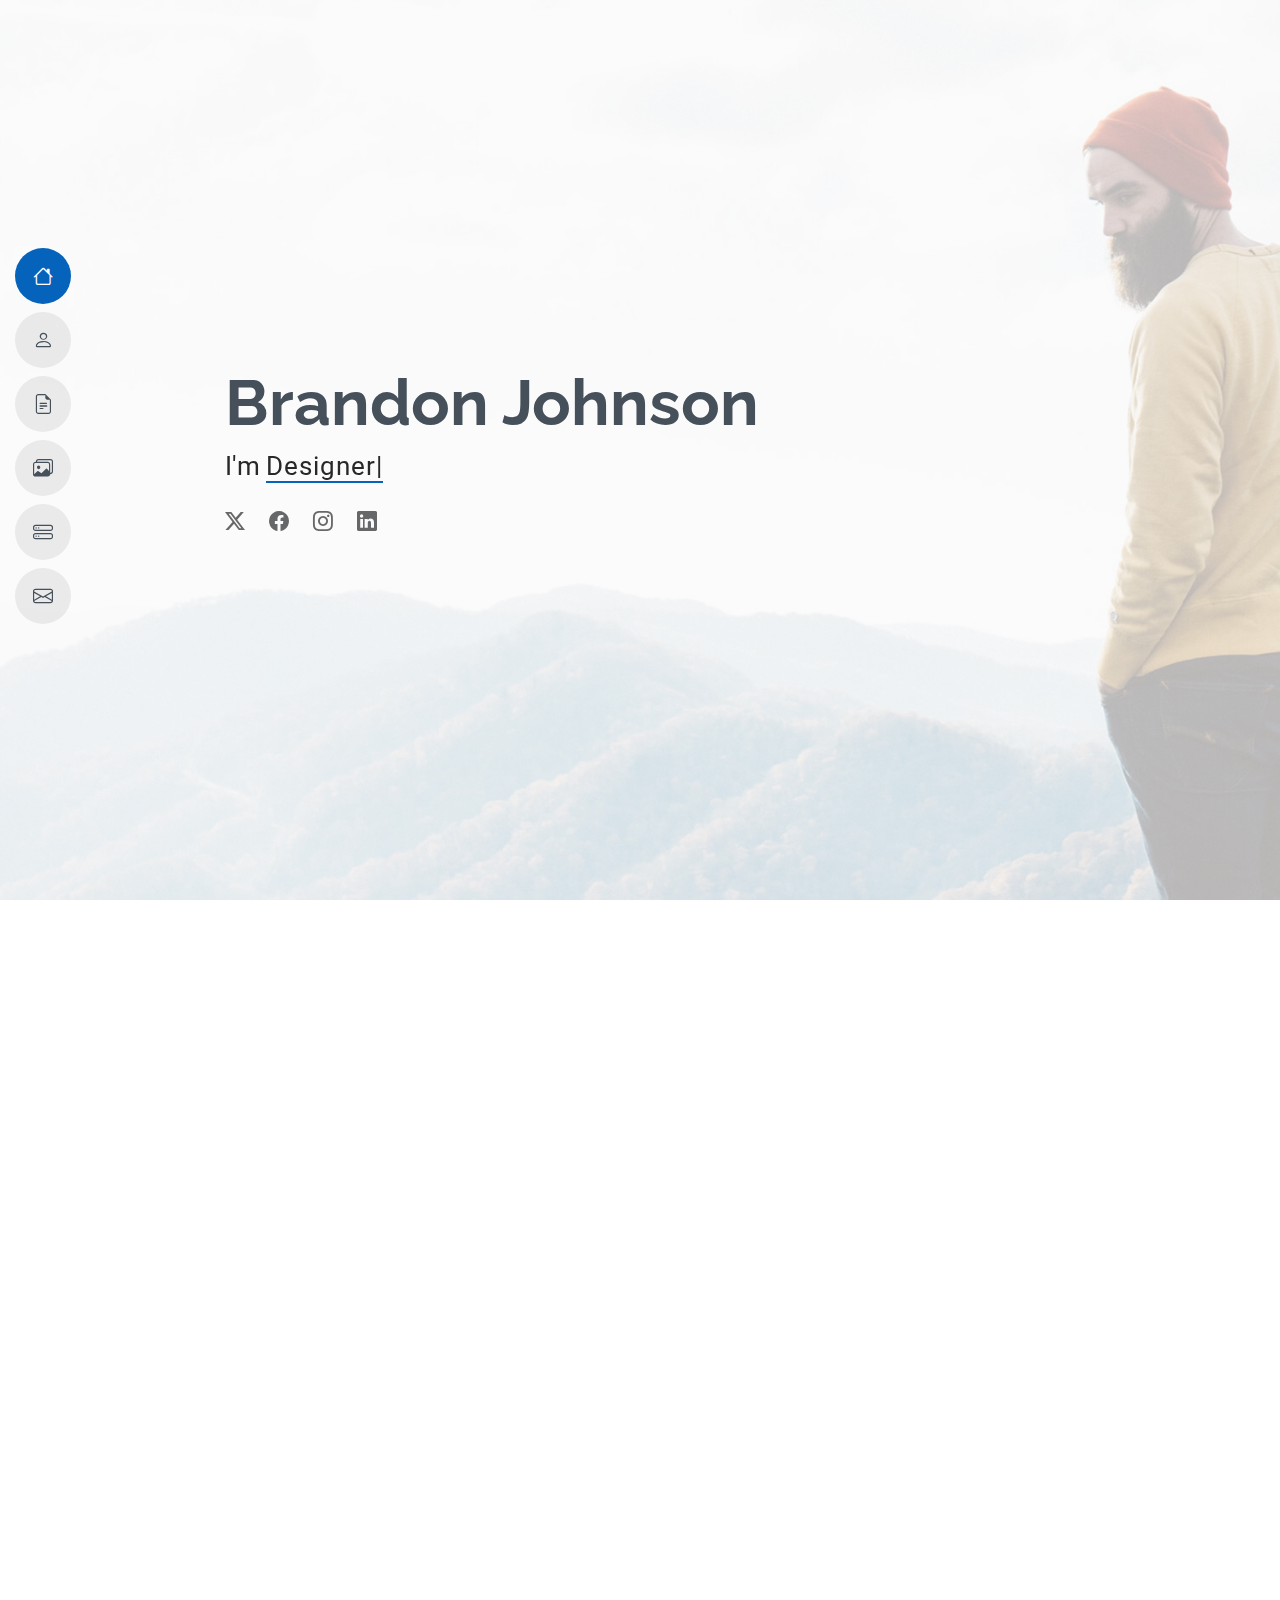
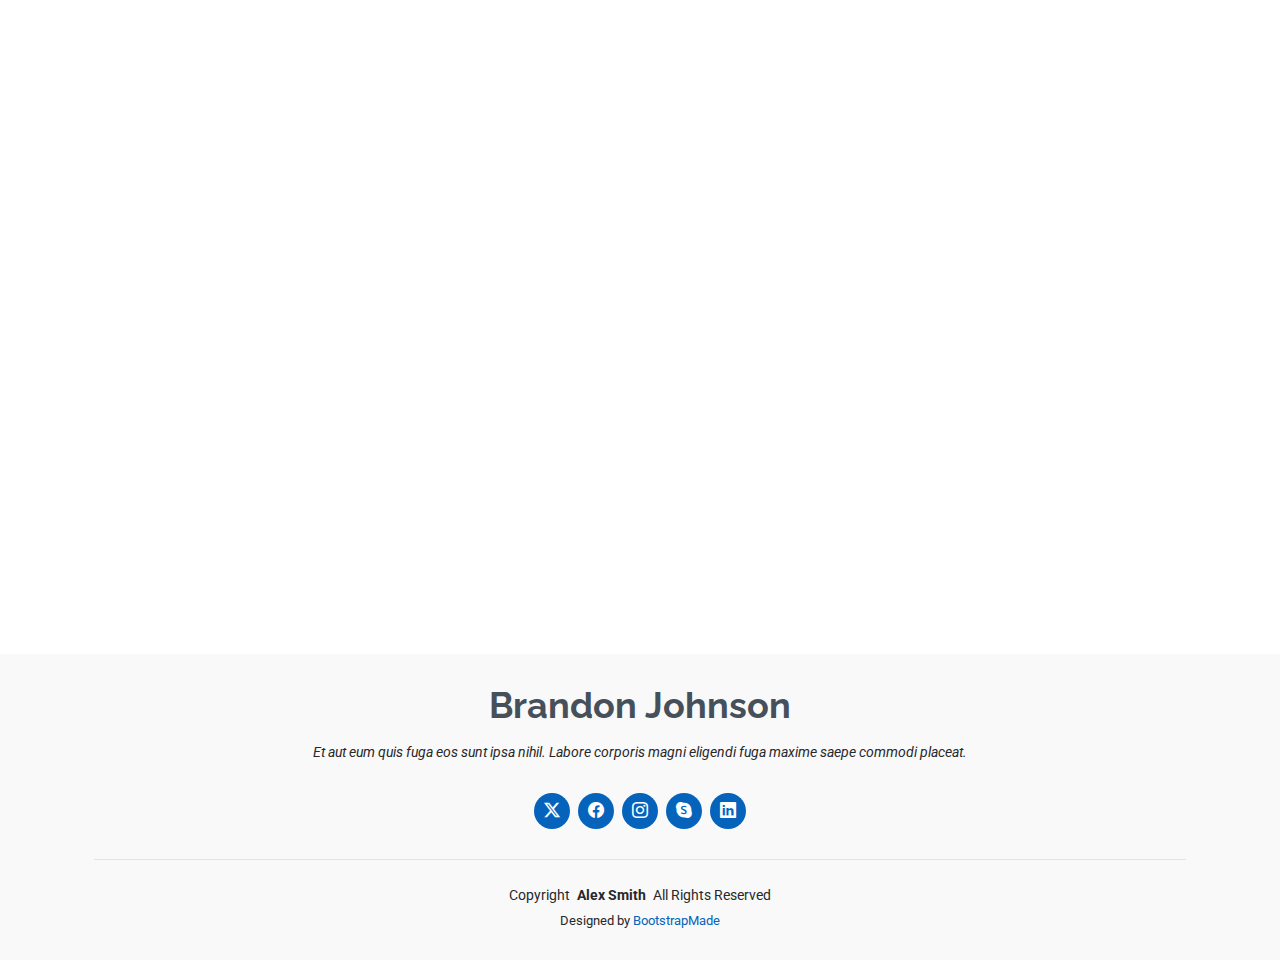
<file: index.html>
<!DOCTYPE html>
<html lang="en">

<head>
  <meta charset="utf-8">
  <meta content="width=device-width, initial-scale=1.0" name="viewport">
  <title>Index - MyResume Bootstrap Template</title>
  <meta content="" name="description">
  <meta content="" name="keywords">

  <!-- Favicons -->
  <link href="assets/img/favicon.png" rel="icon">
  <link href="assets/img/apple-touch-icon.png" rel="apple-touch-icon">

  <!-- Fonts -->
  <link href="https://fonts.googleapis.com" rel="preconnect">
  <link href="https://fonts.gstatic.com" rel="preconnect" crossorigin>
  <link href="https://fonts.googleapis.com/css2?family=Roboto:ital,wght@0,100;0,300;0,400;0,500;0,700;0,900;1,100;1,300;1,400;1,500;1,700;1,900&family=Poppins:ital,wght@0,100;0,200;0,300;0,400;0,500;0,600;0,700;0,800;0,900;1,100;1,200;1,300;1,400;1,500;1,600;1,700;1,800;1,900&family=Raleway:ital,wght@0,100;0,200;0,300;0,400;0,500;0,600;0,700;0,800;0,900;1,100;1,200;1,300;1,400;1,500;1,600;1,700;1,800;1,900&display=swap" rel="stylesheet">

  <!-- Vendor CSS Files -->
  <link href="assets/vendor/bootstrap/css/bootstrap.min.css" rel="stylesheet">
  <link href="assets/vendor/bootstrap-icons/bootstrap-icons.css" rel="stylesheet">
  <link href="assets/vendor/aos/aos.css" rel="stylesheet">
  <link href="assets/vendor/glightbox/css/glightbox.min.css" rel="stylesheet">
  <link href="assets/vendor/swiper/swiper-bundle.min.css" rel="stylesheet">

  <!-- Main CSS File -->
  <link href="assets/css/main.css" rel="stylesheet">

  <!-- =======================================================
  * Template Name: MyResume
  * Template URL: https://bootstrapmade.com/free-html-bootstrap-template-my-resume/
  * Updated: Jun 29 2024 with Bootstrap v5.3.3
  * Author: BootstrapMade.com
  * License: https://bootstrapmade.com/license/
  ======================================================== -->
</head>

<body class="index-page">

  <header id="header" class="header d-flex flex-column justify-content-center">

    <i class="header-toggle d-xl-none bi bi-list"></i>

    <nav id="navmenu" class="navmenu">
      <ul>
        <li><a href="#hero" class="active"><i class="bi bi-house navicon"></i><span>Home</span></a></li>
        <li><a href="#about"><i class="bi bi-person navicon"></i><span>About</span></a></li>
        <li><a href="#resume"><i class="bi bi-file-earmark-text navicon"></i><span>Resume</span></a></li>
        <li><a href="#portfolio"><i class="bi bi-images navicon"></i><span>Portfolio</span></a></li>
        <li><a href="#services"><i class="bi bi-hdd-stack navicon"></i><span>Services</span></a></li>
        <li><a href="#contact"><i class="bi bi-envelope navicon"></i><span>Contact</span></a></li>
      </ul>
    </nav>

  </header>

  <main class="main">

    <!-- Hero Section -->
    <section id="hero" class="hero section light-background">

      <img src="assets/img/hero-bg.jpg" alt="">

      <div class="container" data-aos="zoom-out">
        <div class="row justify-content-center">
          <div class="col-lg-9">
            <h2>Brandon Johnson</h2>
            <p>I'm <span class="typed" data-typed-items="Designer, Developer, Freelancer, Photographer">Designer</span><span class="typed-cursor typed-cursor--blink" aria-hidden="true"></span></p>
            <div class="social-links">
              <a href="#"><i class="bi bi-twitter-x"></i></a>
              <a href="#"><i class="bi bi-facebook"></i></a>
              <a href="#"><i class="bi bi-instagram"></i></a>
              <a href="#"><i class="bi bi-linkedin"></i></a>
            </div>
          </div>
        </div>
      </div>

    </section><!-- /Hero Section -->

    <!-- About Section -->
    <section id="about" class="about section">

      <!-- Section Title -->
      <div class="container section-title" data-aos="fade-up">
        <h2>About</h2>
        <p>Magnam dolores commodi suscipit. Necessitatibus eius consequatur ex aliquid fuga eum quidem. Sit sint consectetur velit. Quisquam quos quisquam cupiditate. Et nemo qui impedit suscipit alias ea. Quia fugiat sit in iste officiis commodi quidem hic quas.</p>
      </div><!-- End Section Title -->

      <div class="container" data-aos="fade-up" data-aos-delay="100">

        <div class="row gy-4 justify-content-center">
          <div class="col-lg-4">
            <img src="assets/img/profile-img.jpg" class="img-fluid" alt="">
          </div>
          <div class="col-lg-8 content">
            <h2>UI/UX Designer &amp; Web Developer.</h2>
            <p class="fst-italic py-3">
              Lorem ipsum dolor sit amet, consectetur adipiscing elit, sed do eiusmod tempor incididunt ut labore et dolore
              magna aliqua.
            </p>
            <div class="row">
              <div class="col-lg-6">
                <ul>
                  <li><i class="bi bi-chevron-right"></i> <strong>Birthday:</strong> <span>1 May 1995</span></li>
                  <li><i class="bi bi-chevron-right"></i> <strong>Website:</strong> <span>www.example.com</span></li>
                  <li><i class="bi bi-chevron-right"></i> <strong>Phone:</strong> <span>+123 456 7890</span></li>
                  <li><i class="bi bi-chevron-right"></i> <strong>City:</strong> <span>New York, USA</span></li>
                </ul>
              </div>
              <div class="col-lg-6">
                <ul>
                  <li><i class="bi bi-chevron-right"></i> <strong>Age:</strong> <span>30</span></li>
                  <li><i class="bi bi-chevron-right"></i> <strong>Degree:</strong> <span>Master</span></li>
                  <li><i class="bi bi-chevron-right"></i> <strong>Email:</strong> <span>email@example.com</span></li>
                  <li><i class="bi bi-chevron-right"></i> <strong>Freelance:</strong> <span>Available</span></li>
                </ul>
              </div>
            </div>
            <p class="py-3">
              Officiis eligendi itaque labore et dolorum mollitia officiis optio vero. Quisquam sunt adipisci omnis et ut. Nulla accusantium dolor incidunt officia tempore. Et eius omnis.
              Cupiditate ut dicta maxime officiis quidem quia. Sed et consectetur qui quia repellendus itaque neque.
            </p>
          </div>
        </div>

      </div>

    </section><!-- /About Section -->

    <!-- Stats Section -->
    <section id="stats" class="stats section">

      <div class="container" data-aos="fade-up" data-aos-delay="100">

        <div class="row gy-4">

          <div class="col-lg-3 col-md-6 d-flex flex-column align-items-center">
            <i class="bi bi-emoji-smile"></i>
            <div class="stats-item">
              <span data-purecounter-start="0" data-purecounter-end="232" data-purecounter-duration="1" class="purecounter"></span>
              <p>Happy Clients</p>
            </div>
          </div><!-- End Stats Item -->

          <div class="col-lg-3 col-md-6 d-flex flex-column align-items-center">
            <i class="bi bi-journal-richtext"></i>
            <div class="stats-item">
              <span data-purecounter-start="0" data-purecounter-end="521" data-purecounter-duration="1" class="purecounter"></span>
              <p>Projects</p>
            </div>
          </div><!-- End Stats Item -->

          <div class="col-lg-3 col-md-6 d-flex flex-column align-items-center">
            <i class="bi bi-headset"></i>
            <div class="stats-item">
              <span data-purecounter-start="0" data-purecounter-end="1463" data-purecounter-duration="1" class="purecounter"></span>
              <p>Hours Of Support</p>
            </div>
          </div><!-- End Stats Item -->

          <div class="col-lg-3 col-md-6 d-flex flex-column align-items-center">
            <i class="bi bi-people"></i>
            <div class="stats-item">
              <span data-purecounter-start="0" data-purecounter-end="15" data-purecounter-duration="1" class="purecounter"></span>
              <p>Hard Workers</p>
            </div>
          </div><!-- End Stats Item -->

        </div>

      </div>

    </section><!-- /Stats Section -->

    <!-- Skills Section -->
    <section id="skills" class="skills section">

      <!-- Section Title -->
      <div class="container section-title" data-aos="fade-up">
        <h2>Skills</h2>
        <p>Necessitatibus eius consequatur ex aliquid fuga eum quidem sint consectetur velit</p>
      </div><!-- End Section Title -->

      <div class="container" data-aos="fade-up" data-aos-delay="100">

        <div class="row skills-content skills-animation">

          <div class="col-lg-6">

            <div class="progress">
              <span class="skill"><span>HTML</span> <i class="val">100%</i></span>
              <div class="progress-bar-wrap">
                <div class="progress-bar" role="progressbar" aria-valuenow="100" aria-valuemin="0" aria-valuemax="100"></div>
              </div>
            </div><!-- End Skills Item -->

            <div class="progress">
              <span class="skill"><span>CSS</span> <i class="val">90%</i></span>
              <div class="progress-bar-wrap">
                <div class="progress-bar" role="progressbar" aria-valuenow="90" aria-valuemin="0" aria-valuemax="100"></div>
              </div>
            </div><!-- End Skills Item -->

            <div class="progress">
              <span class="skill"><span>JavaScript</span> <i class="val">75%</i></span>
              <div class="progress-bar-wrap">
                <div class="progress-bar" role="progressbar" aria-valuenow="75" aria-valuemin="0" aria-valuemax="100"></div>
              </div>
            </div><!-- End Skills Item -->

          </div>

          <div class="col-lg-6">

            <div class="progress">
              <span class="skill"><span>PHP</span> <i class="val">80%</i></span>
              <div class="progress-bar-wrap">
                <div class="progress-bar" role="progressbar" aria-valuenow="80" aria-valuemin="0" aria-valuemax="100"></div>
              </div>
            </div><!-- End Skills Item -->

            <div class="progress">
              <span class="skill"><span>WordPress/CMS</span> <i class="val">90%</i></span>
              <div class="progress-bar-wrap">
                <div class="progress-bar" role="progressbar" aria-valuenow="90" aria-valuemin="0" aria-valuemax="100"></div>
              </div>
            </div><!-- End Skills Item -->

            <div class="progress">
              <span class="skill"><span>Photoshop</span> <i class="val">55%</i></span>
              <div class="progress-bar-wrap">
                <div class="progress-bar" role="progressbar" aria-valuenow="55" aria-valuemin="0" aria-valuemax="100"></div>
              </div>
            </div><!-- End Skills Item -->

          </div>

        </div>

      </div>

    </section><!-- /Skills Section -->

    <!-- Resume Section -->
    <section id="resume" class="resume section">

      <!-- Section Title -->
      <div class="container section-title" data-aos="fade-up">
        <h2>Resume</h2>
        <p>Magnam dolores commodi suscipit. Necessitatibus eius consequatur ex aliquid fuga eum quidem. Sit sint consectetur velit. Quisquam quos quisquam cupiditate. Et nemo qui impedit suscipit alias ea. Quia fugiat sit in iste officiis commodi quidem hic quas.</p>
      </div><!-- End Section Title -->

      <div class="container">

        <div class="row">

          <div class="col-lg-6" data-aos="fade-up" data-aos-delay="100">
            <h3 class="resume-title">Sumary</h3>

            <div class="resume-item pb-0">
              <h4>Brandon Johnson</h4>
              <p><em>Innovative and deadline-driven Graphic Designer with 3+ years of experience designing and developing user-centered digital/print marketing material from initial concept to final, polished deliverable.</em></p>
              <ul>
                <li>Portland par 127,Orlando, FL</li>
                <li>(123) 456-7891</li>
                <li>alice.barkley@example.com</li>
              </ul>
            </div><!-- Edn Resume Item -->

            <h3 class="resume-title">Education</h3>
            <div class="resume-item">
              <h4>Master of Fine Arts &amp; Graphic Design</h4>
              <h5>2015 - 2016</h5>
              <p><em>Rochester Institute of Technology, Rochester, NY</em></p>
              <p>Qui deserunt veniam. Et sed aliquam labore tempore sed quisquam iusto autem sit. Ea vero voluptatum qui ut dignissimos deleniti nerada porti sand markend</p>
            </div><!-- Edn Resume Item -->

            <div class="resume-item">
              <h4>Bachelor of Fine Arts &amp; Graphic Design</h4>
              <h5>2010 - 2014</h5>
              <p><em>Rochester Institute of Technology, Rochester, NY</em></p>
              <p>Quia nobis sequi est occaecati aut. Repudiandae et iusto quae reiciendis et quis Eius vel ratione eius unde vitae rerum voluptates asperiores voluptatem Earum molestiae consequatur neque etlon sader mart dila</p>
            </div><!-- Edn Resume Item -->

          </div>

          <div class="col-lg-6" data-aos="fade-up" data-aos-delay="200">
            <h3 class="resume-title">Professional Experience</h3>
            <div class="resume-item">
              <h4>Senior graphic design specialist</h4>
              <h5>2019 - Present</h5>
              <p><em>Experion, New York, NY </em></p>
              <ul>
                <li>Lead in the design, development, and implementation of the graphic, layout, and production communication materials</li>
                <li>Delegate tasks to the 7 members of the design team and provide counsel on all aspects of the project. </li>
                <li>Supervise the assessment of all graphic materials in order to ensure quality and accuracy of the design</li>
                <li>Oversee the efficient use of production project budgets ranging from $2,000 - $25,000</li>
              </ul>
            </div><!-- Edn Resume Item -->

            <div class="resume-item">
              <h4>Graphic design specialist</h4>
              <h5>2017 - 2018</h5>
              <p><em>Stepping Stone Advertising, New York, NY</em></p>
              <ul>
                <li>Developed numerous marketing programs (logos, brochures,infographics, presentations, and advertisements).</li>
                <li>Managed up to 5 projects or tasks at a given time while under pressure</li>
                <li>Recommended and consulted with clients on the most appropriate graphic design</li>
                <li>Created 4+ design presentations and proposals a month for clients and account managers</li>
              </ul>
            </div><!-- Edn Resume Item -->

          </div>

        </div>

      </div>

    </section><!-- /Resume Section -->

    <!-- Portfolio Section -->
    <section id="portfolio" class="portfolio section">

      <!-- Section Title -->
      <div class="container section-title" data-aos="fade-up">
        <h2>Portfolio</h2>
        <p>Magnam dolores commodi suscipit. Necessitatibus eius consequatur ex aliquid fuga eum quidem. Sit sint consectetur velit. Quisquam quos quisquam cupiditate. Et nemo qui impedit suscipit alias ea. Quia fugiat sit in iste officiis commodi quidem hic quas.</p>
      </div><!-- End Section Title -->

      <div class="container">

        <div class="isotope-layout" data-default-filter="*" data-layout="masonry" data-sort="original-order">

          <ul class="portfolio-filters isotope-filters" data-aos="fade-up" data-aos-delay="100">
            <li data-filter="*" class="filter-active">All</li>
            <li data-filter=".filter-app">App</li>
            <li data-filter=".filter-product">Card</li>
            <li data-filter=".filter-branding">Web</li>
          </ul><!-- End Portfolio Filters -->

          <div class="row gy-4 isotope-container" data-aos="fade-up" data-aos-delay="200">

            <div class="col-lg-4 col-md-6 portfolio-item isotope-item filter-app">
              <img src="assets/img/masonry-portfolio/masonry-portfolio-1.jpg" class="img-fluid" alt="">
              <div class="portfolio-info">
                <h4>App 1</h4>
                <p>Lorem ipsum, dolor sit</p>
                <a href="assets/img/masonry-portfolio/masonry-portfolio-1.jpg" title="App 1" data-gallery="portfolio-gallery-app" class="glightbox preview-link"><i class="bi bi-zoom-in"></i></a>
                <a href="portfolio-details.html" title="More Details" class="details-link"><i class="bi bi-link-45deg"></i></a>
              </div>
            </div><!-- End Portfolio Item -->

            <div class="col-lg-4 col-md-6 portfolio-item isotope-item filter-product">
              <img src="assets/img/masonry-portfolio/masonry-portfolio-2.jpg" class="img-fluid" alt="">
              <div class="portfolio-info">
                <h4>Product 1</h4>
                <p>Lorem ipsum, dolor sit</p>
                <a href="assets/img/masonry-portfolio/masonry-portfolio-2.jpg" title="Product 1" data-gallery="portfolio-gallery-product" class="glightbox preview-link"><i class="bi bi-zoom-in"></i></a>
                <a href="portfolio-details.html" title="More Details" class="details-link"><i class="bi bi-link-45deg"></i></a>
              </div>
            </div><!-- End Portfolio Item -->

            <div class="col-lg-4 col-md-6 portfolio-item isotope-item filter-branding">
              <img src="assets/img/masonry-portfolio/masonry-portfolio-3.jpg" class="img-fluid" alt="">
              <div class="portfolio-info">
                <h4>Branding 1</h4>
                <p>Lorem ipsum, dolor sit</p>
                <a href="assets/img/masonry-portfolio/masonry-portfolio-3.jpg" title="Branding 1" data-gallery="portfolio-gallery-branding" class="glightbox preview-link"><i class="bi bi-zoom-in"></i></a>
                <a href="portfolio-details.html" title="More Details" class="details-link"><i class="bi bi-link-45deg"></i></a>
              </div>
            </div><!-- End Portfolio Item -->

            <div class="col-lg-4 col-md-6 portfolio-item isotope-item filter-app">
              <img src="assets/img/masonry-portfolio/masonry-portfolio-4.jpg" class="img-fluid" alt="">
              <div class="portfolio-info">
                <h4>App 2</h4>
                <p>Lorem ipsum, dolor sit</p>
                <a href="assets/img/masonry-portfolio/masonry-portfolio-4.jpg" title="App 2" data-gallery="portfolio-gallery-app" class="glightbox preview-link"><i class="bi bi-zoom-in"></i></a>
                <a href="portfolio-details.html" title="More Details" class="details-link"><i class="bi bi-link-45deg"></i></a>
              </div>
            </div><!-- End Portfolio Item -->

            <div class="col-lg-4 col-md-6 portfolio-item isotope-item filter-product">
              <img src="assets/img/masonry-portfolio/masonry-portfolio-5.jpg" class="img-fluid" alt="">
              <div class="portfolio-info">
                <h4>Product 2</h4>
                <p>Lorem ipsum, dolor sit</p>
                <a href="assets/img/masonry-portfolio/masonry-portfolio-5.jpg" title="Product 2" data-gallery="portfolio-gallery-product" class="glightbox preview-link"><i class="bi bi-zoom-in"></i></a>
                <a href="portfolio-details.html" title="More Details" class="details-link"><i class="bi bi-link-45deg"></i></a>
              </div>
            </div><!-- End Portfolio Item -->

            <div class="col-lg-4 col-md-6 portfolio-item isotope-item filter-branding">
              <img src="assets/img/masonry-portfolio/masonry-portfolio-6.jpg" class="img-fluid" alt="">
              <div class="portfolio-info">
                <h4>Branding 2</h4>
                <p>Lorem ipsum, dolor sit</p>
                <a href="assets/img/masonry-portfolio/masonry-portfolio-6.jpg" title="Branding 2" data-gallery="portfolio-gallery-branding" class="glightbox preview-link"><i class="bi bi-zoom-in"></i></a>
                <a href="portfolio-details.html" title="More Details" class="details-link"><i class="bi bi-link-45deg"></i></a>
              </div>
            </div><!-- End Portfolio Item -->

            <div class="col-lg-4 col-md-6 portfolio-item isotope-item filter-app">
              <img src="assets/img/masonry-portfolio/masonry-portfolio-7.jpg" class="img-fluid" alt="">
              <div class="portfolio-info">
                <h4>App 3</h4>
                <p>Lorem ipsum, dolor sit</p>
                <a href="assets/img/masonry-portfolio/masonry-portfolio-7.jpg" title="App 3" data-gallery="portfolio-gallery-app" class="glightbox preview-link"><i class="bi bi-zoom-in"></i></a>
                <a href="portfolio-details.html" title="More Details" class="details-link"><i class="bi bi-link-45deg"></i></a>
              </div>
            </div><!-- End Portfolio Item -->

            <div class="col-lg-4 col-md-6 portfolio-item isotope-item filter-product">
              <img src="assets/img/masonry-portfolio/masonry-portfolio-8.jpg" class="img-fluid" alt="">
              <div class="portfolio-info">
                <h4>Product 3</h4>
                <p>Lorem ipsum, dolor sit</p>
                <a href="assets/img/masonry-portfolio/masonry-portfolio-8.jpg" title="Product 3" data-gallery="portfolio-gallery-product" class="glightbox preview-link"><i class="bi bi-zoom-in"></i></a>
                <a href="portfolio-details.html" title="More Details" class="details-link"><i class="bi bi-link-45deg"></i></a>
              </div>
            </div><!-- End Portfolio Item -->

            <div class="col-lg-4 col-md-6 portfolio-item isotope-item filter-branding">
              <img src="assets/img/masonry-portfolio/masonry-portfolio-9.jpg" class="img-fluid" alt="">
              <div class="portfolio-info">
                <h4>Branding 3</h4>
                <p>Lorem ipsum, dolor sit</p>
                <a href="assets/img/masonry-portfolio/masonry-portfolio-9.jpg" title="Branding 2" data-gallery="portfolio-gallery-branding" class="glightbox preview-link"><i class="bi bi-zoom-in"></i></a>
                <a href="portfolio-details.html" title="More Details" class="details-link"><i class="bi bi-link-45deg"></i></a>
              </div>
            </div><!-- End Portfolio Item -->

          </div><!-- End Portfolio Container -->

        </div>

      </div>

    </section><!-- /Portfolio Section -->

    <!-- Services Section -->
    <section id="services" class="services section">

      <!-- Section Title -->
      <div class="container section-title" data-aos="fade-up">
        <h2>Services</h2>
        <p>Magnam dolores commodi suscipit. Necessitatibus eius consequatur ex aliquid fuga eum quidem. Sit sint consectetur velit. Quisquam quos quisquam cupiditate. Et nemo qui impedit suscipit alias ea. Quia fugiat sit in iste officiis commodi quidem hic quas.</p>
      </div><!-- End Section Title -->

      <div class="container">

        <div class="row gy-4">

          <div class="col-lg-4 col-md-6" data-aos="fade-up" data-aos-delay="100">
            <div class="service-item item-cyan position-relative">
              <div class="icon">
                <svg width="100" height="100" viewBox="0 0 600 600" xmlns="http://www.w3.org/2000/svg">
                  <path stroke="none" stroke-width="0" fill="#f5f5f5" d="M300,521.0016835830174C376.1290562159157,517.8887921683347,466.0731472004068,529.7835943286574,510.70327084640275,468.03025145048787C554.3714126377745,407.6079735673963,508.03601936045806,328.9844924480964,491.2728898941984,256.3432110539036C474.5976632858925,184.082847569629,479.9380746630129,96.60480741107993,416.23090153303,58.64404602377083C348.86323505073057,18.502131276798302,261.93793281208167,40.57373210992963,193.5410806939664,78.93577620505333C130.42746243093433,114.334589627462,98.30271207620316,179.96522072025542,76.75703585869454,249.04625023123273C51.97151888228291,328.5150500222984,13.704378332031375,421.85034740162234,66.52175969318436,486.19268352777647C119.04800174914682,550.1803526380478,217.28368757567262,524.383925680826,300,521.0016835830174"></path>
                </svg>
                <i class="bi bi-activity"></i>
              </div>
              <a href="#" class="stretched-link">
                <h3>Nesciunt Mete</h3>
              </a>
              <p>Provident nihil minus qui consequatur non omnis maiores. Eos accusantium minus dolores iure perferendis tempore et consequatur.</p>
            </div>
          </div><!-- End Service Item -->

          <div class="col-lg-4 col-md-6" data-aos="fade-up" data-aos-delay="200">
            <div class="service-item item-orange position-relative">
              <div class="icon">
                <svg width="100" height="100" viewBox="0 0 600 600" xmlns="http://www.w3.org/2000/svg">
                  <path stroke="none" stroke-width="0" fill="#f5f5f5" d="M300,582.0697525312426C382.5290701553225,586.8405444964366,449.9789794690241,525.3245884688669,502.5850820975895,461.55621195738473C556.606425686781,396.0723002908107,615.8543463187945,314.28637112970534,586.6730223649479,234.56875336149918C558.9533121215079,158.8439757836574,454.9685369536778,164.00468322053177,381.49747125262974,130.76875717737553C312.15926192815925,99.40240125094834,248.97055460311594,18.661163978235184,179.8680185752513,50.54337015887873C110.5421016452524,82.52863877960104,119.82277516462835,180.83849132639028,109.12597500060166,256.43424936330496C100.08760227029461,320.3096726198365,92.17705696193138,384.0621239912766,124.79988738764834,439.7174275375508C164.83382741302287,508.01625554203684,220.96474134820875,577.5009287672846,300,582.0697525312426"></path>
                </svg>
                <i class="bi bi-broadcast"></i>
              </div>
              <a href="#" class="stretched-link">
                <h3>Eosle Commodi</h3>
              </a>
              <p>Ut autem aut autem non a. Sint sint sit facilis nam iusto sint. Libero corrupti neque eum hic non ut nesciunt dolorem.</p>
            </div>
          </div><!-- End Service Item -->

          <div class="col-lg-4 col-md-6" data-aos="fade-up" data-aos-delay="300">
            <div class="service-item item-teal position-relative">
              <div class="icon">
                <svg width="100" height="100" viewBox="0 0 600 600" xmlns="http://www.w3.org/2000/svg">
                  <path stroke="none" stroke-width="0" fill="#f5f5f5" d="M300,541.5067337569781C382.14930387511276,545.0595476570109,479.8736841581634,548.3450877840088,526.4010558755058,480.5488172755941C571.5218469581645,414.80211281144784,517.5187510058486,332.0715597781072,496.52539010469104,255.14436215662573C477.37192572678356,184.95920475031193,473.57363656557914,105.61284051026155,413.0603344069578,65.22779650032875C343.27470386102294,18.654635553484475,251.2091493199835,5.337323636656869,175.0934190732945,40.62881213300186C97.87086631185822,76.43348514350839,51.98124368387456,156.15599469081315,36.44837278890362,239.84606092416172C21.716077023791087,319.22268207091537,43.775223500013084,401.1760424656574,96.891909868211,461.97329694683043C147.22146801428983,519.5804099606455,223.5754009179313,538.201503339737,300,541.5067337569781"></path>
                </svg>
                <i class="bi bi-easel"></i>
              </div>
              <a href="#" class="stretched-link">
                <h3>Ledo Markt</h3>
              </a>
              <p>Ut excepturi voluptatem nisi sed. Quidem fuga consequatur. Minus ea aut. Vel qui id voluptas adipisci eos earum corrupti.</p>
            </div>
          </div><!-- End Service Item -->

          <div class="col-lg-4 col-md-6" data-aos="fade-up" data-aos-delay="400">
            <div class="service-item item-red position-relative">
              <div class="icon">
                <svg width="100" height="100" viewBox="0 0 600 600" xmlns="http://www.w3.org/2000/svg">
                  <path stroke="none" stroke-width="0" fill="#f5f5f5" d="M300,503.46388370962813C374.79870501325706,506.71871716319447,464.8034551963731,527.1746412648533,510.4981551193396,467.86667711651364C555.9287308511215,408.9015244558933,512.6030010748507,327.5744911775523,490.211057578863,256.5855673507754C471.097692560561,195.9906835881958,447.69079081568157,138.11976852964426,395.19560036434837,102.3242989838813C329.3053358748298,57.3949838291264,248.02791733380457,8.279543830951368,175.87071277845988,42.242879143198664C103.41431057327972,76.34704239035025,93.79494320519305,170.9812938413882,81.28167332365135,250.07896920659033C70.17666984294237,320.27484674793965,64.84698225790005,396.69656628748305,111.28512138212992,450.4950937839243C156.20124167950087,502.5303643271138,231.32542653798444,500.4755392045468,300,503.46388370962813"></path>
                </svg>
                <i class="bi bi-bounding-box-circles"></i>
              </div>
              <a href="#" class="stretched-link">
                <h3>Asperiores Commodit</h3>
              </a>
              <p>Non et temporibus minus omnis sed dolor esse consequatur. Cupiditate sed error ea fuga sit provident adipisci neque.</p>
              <a href="#" class="stretched-link"></a>
            </div>
          </div><!-- End Service Item -->

          <div class="col-lg-4 col-md-6" data-aos="fade-up" data-aos-delay="500">
            <div class="service-item item-indigo position-relative">
              <div class="icon">
                <svg width="100" height="100" viewBox="0 0 600 600" xmlns="http://www.w3.org/2000/svg">
                  <path stroke="none" stroke-width="0" fill="#f5f5f5" d="M300,532.3542879108572C369.38199826031484,532.3153073249985,429.10787420159085,491.63046689027357,474.5244479745417,439.17860296908856C522.8885846962883,383.3225815378663,569.1668002868075,314.3205725914397,550.7432151929288,242.7694973846089C532.6665558377875,172.5657663291529,456.2379748765914,142.6223662098291,390.3689995646985,112.34683881706744C326.66090330228417,83.06452184765237,258.84405631176094,53.51806209861945,193.32584062364296,78.48882559362697C121.61183558270385,105.82097193414197,62.805066853699245,167.19869350419734,48.57481801355237,242.6138429142374C34.843463184063346,315.3850353017275,76.69343916112496,383.4422959591041,125.22947124332185,439.3748458443577C170.7312796277747,491.8107796887764,230.57421082200815,532.3932930995766,300,532.3542879108572"></path>
                </svg>
                <i class="bi bi-calendar4-week icon"></i>
              </div>
              <a href="#" class="stretched-link">
                <h3>Velit Doloremque</h3>
              </a>
              <p>Cumque et suscipit saepe. Est maiores autem enim facilis ut aut ipsam corporis aut. Sed animi at autem alias eius labore.</p>
              <a href="#" class="stretched-link"></a>
            </div>
          </div><!-- End Service Item -->

          <div class="col-lg-4 col-md-6" data-aos="fade-up" data-aos-delay="600">
            <div class="service-item item-pink position-relative">
              <div class="icon">
                <svg width="100" height="100" viewBox="0 0 600 600" xmlns="http://www.w3.org/2000/svg">
                  <path stroke="none" stroke-width="0" fill="#f5f5f5" d="M300,566.797414625762C385.7384707136149,576.1784315230908,478.7894351017131,552.8928747891023,531.9192734346935,484.94944893311C584.6109503024035,417.5663521118492,582.489472248146,322.67544863468447,553.9536738515405,242.03673114598146C529.1557734026468,171.96086150256528,465.24506316201064,127.66468636344209,395.9583748389544,100.7403814666027C334.2173773831606,76.7482773500951,269.4350130405921,84.62216499799875,207.1952322260088,107.2889140133804C132.92018162631612,134.33871894543012,41.79353780512637,160.00259165414826,22.644507872594943,236.69541883565114C3.319112789854554,314.0945973066697,72.72355303640163,379.243833228382,124.04198916343866,440.3218312028393C172.9286146004772,498.5055451809895,224.45579914871206,558.5317968840102,300,566.797414625762"></path>
                </svg>
                <i class="bi bi-chat-square-text"></i>
              </div>
              <a href="#" class="stretched-link">
                <h3>Dolori Architecto</h3>
              </a>
              <p>Hic molestias ea quibusdam eos. Fugiat enim doloremque aut neque non et debitis iure. Corrupti recusandae ducimus enim.</p>
              <a href="#" class="stretched-link"></a>
            </div>
          </div><!-- End Service Item -->

        </div>

      </div>

    </section><!-- /Services Section -->

    <!-- Testimonials Section -->
    <section id="testimonials" class="testimonials section">

      <!-- Section Title -->
      <div class="container section-title" data-aos="fade-up">
        <h2>Testimonials</h2>
        <p>Necessitatibus eius consequatur ex aliquid fuga eum quidem sint consectetur velit</p>
      </div><!-- End Section Title -->

      <div class="container" data-aos="fade-up" data-aos-delay="100">

        <div class="swiper init-swiper">
          <script type="application/json" class="swiper-config">
            {
              "loop": true,
              "speed": 600,
              "autoplay": {
                "delay": 5000
              },
              "slidesPerView": "auto",
              "pagination": {
                "el": ".swiper-pagination",
                "type": "bullets",
                "clickable": true
              }
            }
          </script>
          <div class="swiper-wrapper">

            <div class="swiper-slide">
              <div class="testimonial-item">
                <div class="row gy-4 justify-content-center">
                  <div class="col-lg-6">
                    <div class="testimonial-content">
                      <p>
                        <i class="bi bi-quote quote-icon-left"></i>
                        <span>Proin iaculis purus consequat sem cure digni ssim donec porttitora entum suscipit rhoncus. Accusantium quam, ultricies eget id, aliquam eget nibh et. Maecen aliquam, risus at semper.</span>
                        <i class="bi bi-quote quote-icon-right"></i>
                      </p>
                      <h3>Saul Goodman</h3>
                      <h4>Ceo &amp; Founder</h4>
                      <div class="stars">
                        <i class="bi bi-star-fill"></i><i class="bi bi-star-fill"></i><i class="bi bi-star-fill"></i><i class="bi bi-star-fill"></i><i class="bi bi-star-fill"></i>
                      </div>
                    </div>
                  </div>
                  <div class="col-lg-2 text-center">
                    <img src="assets/img/testimonials/testimonials-1.jpg" class="img-fluid testimonial-img" alt="">
                  </div>
                </div>
              </div>
            </div><!-- End testimonial item -->

            <div class="swiper-slide">
              <div class="testimonial-item">
                <div class="row gy-4 justify-content-center">
                  <div class="col-lg-6">
                    <div class="testimonial-content">
                      <p>
                        <i class="bi bi-quote quote-icon-left"></i>
                        <span>Export tempor illum tamen malis malis eram quae irure esse labore quem cillum quid cillum eram malis quorum velit fore eram velit sunt aliqua noster fugiat irure amet legam anim culpa.</span>
                        <i class="bi bi-quote quote-icon-right"></i>
                      </p>
                      <h3>Sara Wilsson</h3>
                      <h4>Designer</h4>
                      <div class="stars">
                        <i class="bi bi-star-fill"></i><i class="bi bi-star-fill"></i><i class="bi bi-star-fill"></i><i class="bi bi-star-fill"></i><i class="bi bi-star-fill"></i>
                      </div>
                    </div>
                  </div>
                  <div class="col-lg-2 text-center">
                    <img src="assets/img/testimonials/testimonials-2.jpg" class="img-fluid testimonial-img" alt="">
                  </div>
                </div>
              </div>
            </div><!-- End testimonial item -->

            <div class="swiper-slide">
              <div class="testimonial-item">
                <div class="row gy-4 justify-content-center">
                  <div class="col-lg-6">
                    <div class="testimonial-content">
                      <p>
                        <i class="bi bi-quote quote-icon-left"></i>
                        <span>Enim nisi quem export duis labore cillum quae magna enim sint quorum nulla quem veniam duis minim tempor labore quem eram duis noster aute amet eram fore quis sint minim.</span>
                        <i class="bi bi-quote quote-icon-right"></i>
                      </p>
                      <h3>Jena Karlis</h3>
                      <h4>Store Owner</h4>
                      <div class="stars">
                        <i class="bi bi-star-fill"></i><i class="bi bi-star-fill"></i><i class="bi bi-star-fill"></i><i class="bi bi-star-fill"></i><i class="bi bi-star-fill"></i>
                      </div>
                    </div>
                  </div>
                  <div class="col-lg-2 text-center">
                    <img src="assets/img/testimonials/testimonials-3.jpg" class="img-fluid testimonial-img" alt="">
                  </div>
                </div>
              </div>
            </div><!-- End testimonial item -->

            <div class="swiper-slide">
              <div class="testimonial-item">
                <div class="row gy-4 justify-content-center">
                  <div class="col-lg-6">
                    <div class="testimonial-content">
                      <p>
                        <i class="bi bi-quote quote-icon-left"></i>
                        <span>Fugiat enim eram quae cillum dolore dolor amet nulla culpa multos export minim fugiat minim velit minim dolor enim duis veniam ipsum anim magna sunt elit fore quem dolore labore illum veniam.</span>
                        <i class="bi bi-quote quote-icon-right"></i>
                      </p>
                      <h3>John Larson</h3>
                      <h4>Entrepreneur</h4>
                      <div class="stars">
                        <i class="bi bi-star-fill"></i><i class="bi bi-star-fill"></i><i class="bi bi-star-fill"></i><i class="bi bi-star-fill"></i><i class="bi bi-star-fill"></i>
                      </div>
                    </div>
                  </div>
                  <div class="col-lg-2 text-center">
                    <img src="assets/img/testimonials/testimonials-4.jpg" class="img-fluid testimonial-img" alt="">
                  </div>
                </div>
              </div>
            </div><!-- End testimonial item -->

          </div>
          <div class="swiper-pagination"></div>
        </div>

      </div>

    </section><!-- /Testimonials Section -->

    <!-- Contact Section -->
    <section id="contact" class="contact section">

      <!-- Section Title -->
      <div class="container section-title" data-aos="fade-up">
        <h2>Contact</h2>
        <p>Necessitatibus eius consequatur ex aliquid fuga eum quidem sint consectetur velit</p>
      </div><!-- End Section Title -->

      <div class="container" data-aos="fade" data-aos-delay="100">

        <div class="row gy-4">

          <div class="col-lg-4">
            <div class="info-item d-flex" data-aos="fade-up" data-aos-delay="200">
              <i class="bi bi-geo-alt flex-shrink-0"></i>
              <div>
                <h3>Address</h3>
                <p>A108 Adam Street, New York, NY 535022</p>
              </div>
            </div><!-- End Info Item -->

            <div class="info-item d-flex" data-aos="fade-up" data-aos-delay="300">
              <i class="bi bi-telephone flex-shrink-0"></i>
              <div>
                <h3>Call Us</h3>
                <p>+1 5589 55488 55</p>
              </div>
            </div><!-- End Info Item -->

            <div class="info-item d-flex" data-aos="fade-up" data-aos-delay="400">
              <i class="bi bi-envelope flex-shrink-0"></i>
              <div>
                <h3>Email Us</h3>
                <p>info@example.com</p>
              </div>
            </div><!-- End Info Item -->

          </div>

          <div class="col-lg-8">
            <form action="forms/contact.php" method="post" class="php-email-form" data-aos="fade-up" data-aos-delay="200">
              <div class="row gy-4">

                <div class="col-md-6">
                  <input type="text" name="name" class="form-control" placeholder="Your Name" required="">
                </div>

                <div class="col-md-6 ">
                  <input type="email" class="form-control" name="email" placeholder="Your Email" required="">
                </div>

                <div class="col-md-12">
                  <input type="text" class="form-control" name="subject" placeholder="Subject" required="">
                </div>

                <div class="col-md-12">
                  <textarea class="form-control" name="message" rows="6" placeholder="Message" required=""></textarea>
                </div>

                <div class="col-md-12 text-center">
                  <div class="loading">Loading</div>
                  <div class="error-message"></div>
                  <div class="sent-message">Your message has been sent. Thank you!</div>

                  <button type="submit">Send Message</button>
                </div>

              </div>
            </form>
          </div><!-- End Contact Form -->

        </div>

      </div>

    </section><!-- /Contact Section -->

  </main>

  <footer id="footer" class="footer position-relative light-background">
    <div class="container">
      <h3 class="sitename">Brandon Johnson</h3>
      <p>Et aut eum quis fuga eos sunt ipsa nihil. Labore corporis magni eligendi fuga maxime saepe commodi placeat.</p>
      <div class="social-links d-flex justify-content-center">
        <a href=""><i class="bi bi-twitter-x"></i></a>
        <a href=""><i class="bi bi-facebook"></i></a>
        <a href=""><i class="bi bi-instagram"></i></a>
        <a href=""><i class="bi bi-skype"></i></a>
        <a href=""><i class="bi bi-linkedin"></i></a>
      </div>
      <div class="container">
        <div class="copyright">
          <span>Copyright</span> <strong class="px-1 sitename">Alex Smith</strong> <span>All Rights Reserved</span>
        </div>
        <div class="credits">
          <!-- All the links in the footer should remain intact. -->
          <!-- You can delete the links only if you've purchased the pro version. -->
          <!-- Licensing information: https://bootstrapmade.com/license/ -->
          <!-- Purchase the pro version with working PHP/AJAX contact form: [buy-url] -->
          Designed by <a href="https://bootstrapmade.com/">BootstrapMade</a>
        </div>
      </div>
    </div>
  </footer>

  <!-- Scroll Top -->
  <a href="#" id="scroll-top" class="scroll-top d-flex align-items-center justify-content-center"><i class="bi bi-arrow-up-short"></i></a>

  <!-- Preloader -->
  <div id="preloader"></div>

  <!-- Vendor JS Files -->
  <script src="assets/vendor/bootstrap/js/bootstrap.bundle.min.js"></script>
  <script src="assets/vendor/php-email-form/validate.js"></script>
  <script src="assets/vendor/aos/aos.js"></script>
  <script src="assets/vendor/typed.js/typed.umd.js"></script>
  <script src="assets/vendor/purecounter/purecounter_vanilla.js"></script>
  <script src="assets/vendor/waypoints/noframework.waypoints.js"></script>
  <script src="assets/vendor/glightbox/js/glightbox.min.js"></script>
  <script src="assets/vendor/imagesloaded/imagesloaded.pkgd.min.js"></script>
  <script src="assets/vendor/isotope-layout/isotope.pkgd.min.js"></script>
  <script src="assets/vendor/swiper/swiper-bundle.min.js"></script>

  <!-- Main JS File -->
  <script src="assets/js/main.js"></script>

</body>

</html>
</file>
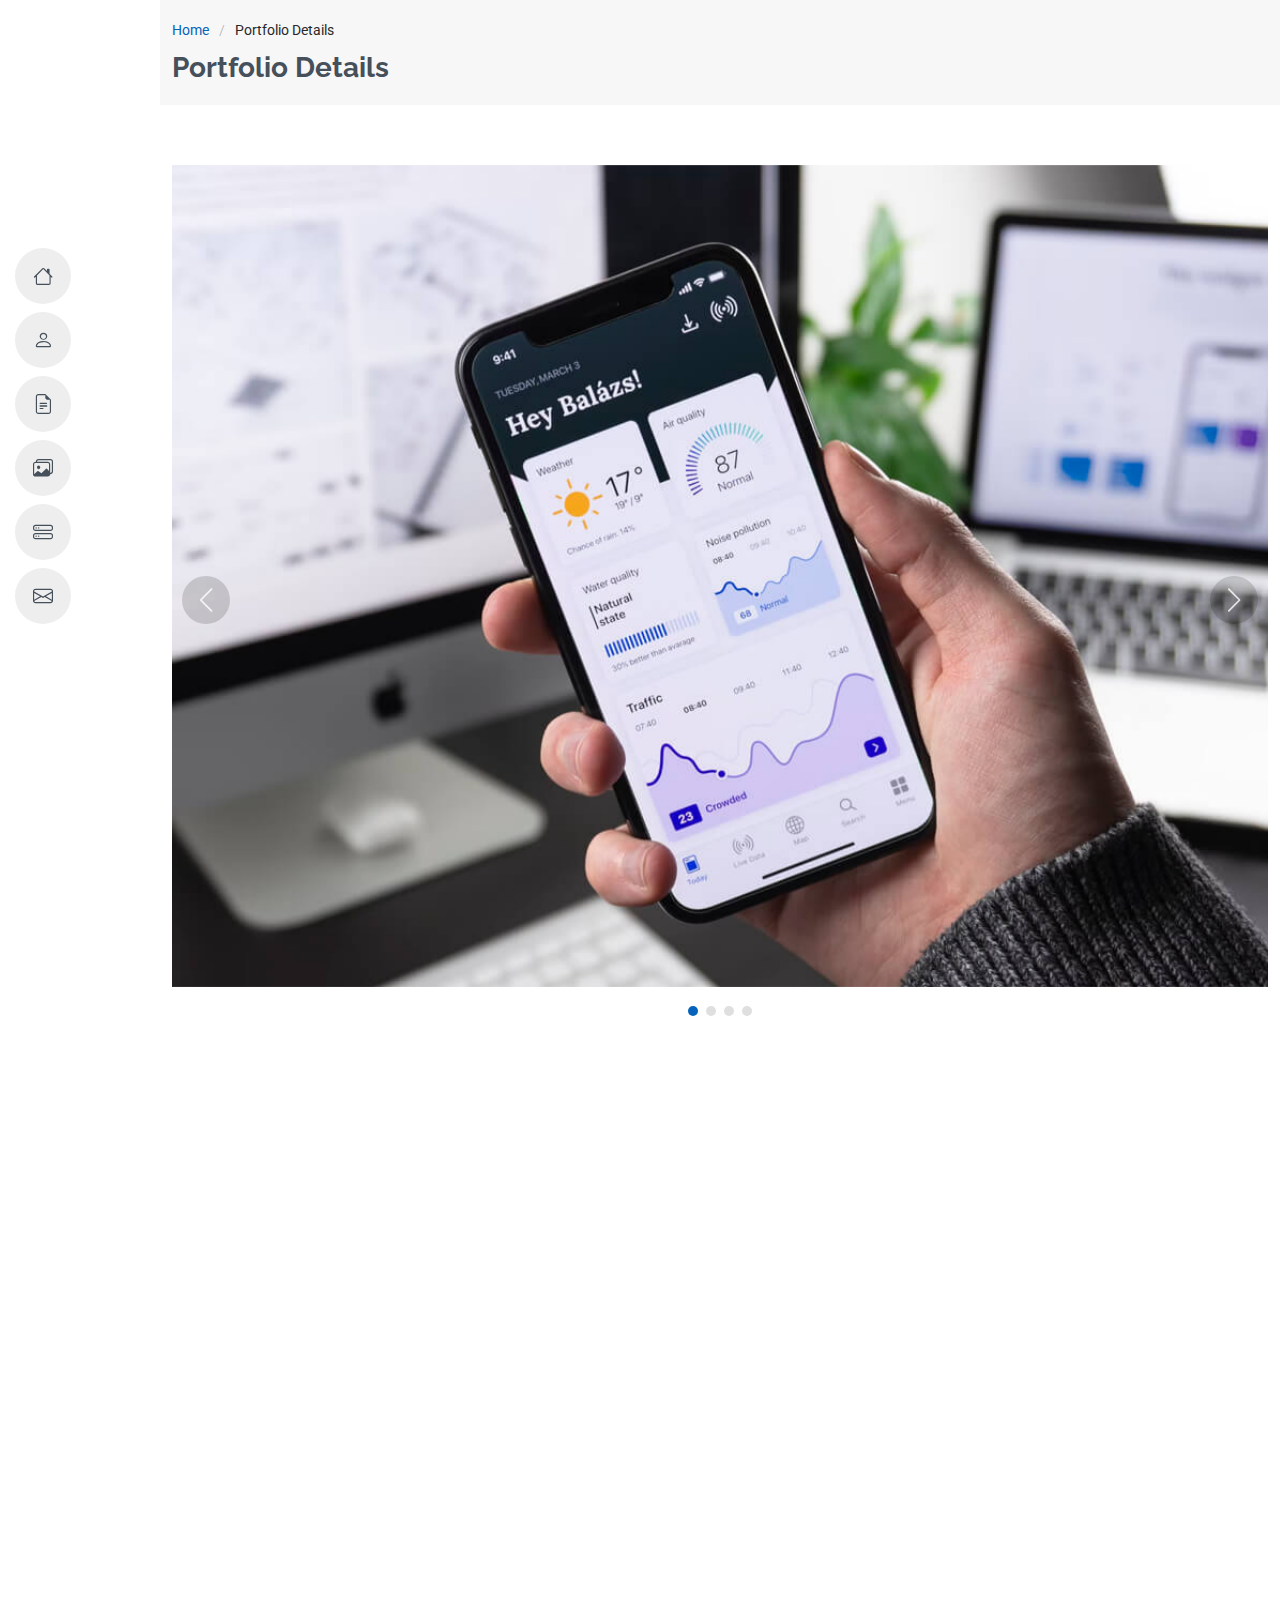
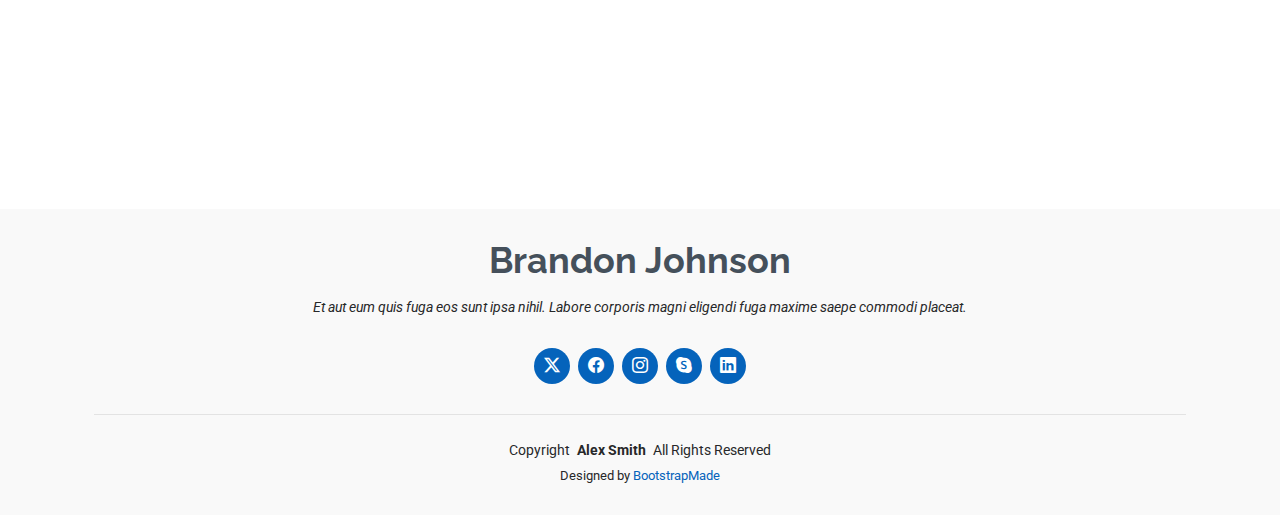
<file: portfolio-details.html>
<!DOCTYPE html>
<html lang="en">

<head>
  <meta charset="utf-8">
  <meta content="width=device-width, initial-scale=1.0" name="viewport">
  <title>Portfolio Details - MyResume Bootstrap Template</title>
  <meta content="" name="description">
  <meta content="" name="keywords">

  <!-- Favicons -->
  <link href="assets/img/favicon.png" rel="icon">
  <link href="assets/img/apple-touch-icon.png" rel="apple-touch-icon">

  <!-- Fonts -->
  <link href="https://fonts.googleapis.com" rel="preconnect">
  <link href="https://fonts.gstatic.com" rel="preconnect" crossorigin>
  <link href="https://fonts.googleapis.com/css2?family=Roboto:ital,wght@0,100;0,300;0,400;0,500;0,700;0,900;1,100;1,300;1,400;1,500;1,700;1,900&family=Poppins:ital,wght@0,100;0,200;0,300;0,400;0,500;0,600;0,700;0,800;0,900;1,100;1,200;1,300;1,400;1,500;1,600;1,700;1,800;1,900&family=Raleway:ital,wght@0,100;0,200;0,300;0,400;0,500;0,600;0,700;0,800;0,900;1,100;1,200;1,300;1,400;1,500;1,600;1,700;1,800;1,900&display=swap" rel="stylesheet">

  <!-- Vendor CSS Files -->
  <link href="assets/vendor/bootstrap/css/bootstrap.min.css" rel="stylesheet">
  <link href="assets/vendor/bootstrap-icons/bootstrap-icons.css" rel="stylesheet">
  <link href="assets/vendor/aos/aos.css" rel="stylesheet">
  <link href="assets/vendor/glightbox/css/glightbox.min.css" rel="stylesheet">
  <link href="assets/vendor/swiper/swiper-bundle.min.css" rel="stylesheet">

  <!-- Main CSS File -->
  <link href="assets/css/main.css" rel="stylesheet">

  <!-- =======================================================
  * Template Name: MyResume
  * Template URL: https://bootstrapmade.com/free-html-bootstrap-template-my-resume/
  * Updated: Jun 29 2024 with Bootstrap v5.3.3
  * Author: BootstrapMade.com
  * License: https://bootstrapmade.com/license/
  ======================================================== -->
</head>

<body class="portfolio-details-page">

  <header id="header" class="header d-flex flex-column justify-content-center">

    <i class="header-toggle d-xl-none bi bi-list"></i>

    <nav id="navmenu" class="navmenu">
      <ul>
        <li><a href="#hero"><i class="bi bi-house navicon"></i><span>Home</span></a></li>
        <li><a href="#about"><i class="bi bi-person navicon"></i><span>About</span></a></li>
        <li><a href="#resume"><i class="bi bi-file-earmark-text navicon"></i><span>Resume</span></a></li>
        <li><a href="#portfolio"><i class="bi bi-images navicon"></i><span>Portfolio</span></a></li>
        <li><a href="#services"><i class="bi bi-hdd-stack navicon"></i><span>Services</span></a></li>
        <li><a href="#contact"><i class="bi bi-envelope navicon"></i><span>Contact</span></a></li>
      </ul>
    </nav>

  </header>

  <main class="main">

    <!-- Page Title -->
    <div class="page-title" data-aos="fade">
      <div class="container">
        <nav class="breadcrumbs">
          <ol>
            <li><a href="index.html">Home</a></li>
            <li class="current">Portfolio Details</li>
          </ol>
        </nav>
        <h1>Portfolio Details</h1>
      </div>
    </div><!-- End Page Title -->

    <!-- Portfolio Details Section -->
    <section id="portfolio-details" class="portfolio-details section">

      <div class="container" data-aos="fade-up">

        <div class="portfolio-details-slider swiper init-swiper">
          <script type="application/json" class="swiper-config">
            {
              "loop": true,
              "speed": 600,
              "autoplay": {
                "delay": 5000
              },
              "slidesPerView": "auto",
              "navigation": {
                "nextEl": ".swiper-button-next",
                "prevEl": ".swiper-button-prev"
              },
              "pagination": {
                "el": ".swiper-pagination",
                "type": "bullets",
                "clickable": true
              }
            }
          </script>
          <div class="swiper-wrapper align-items-center">

            <div class="swiper-slide">
              <img src="assets/img/portfolio/app-1.jpg" alt="">
            </div>

            <div class="swiper-slide">
              <img src="assets/img/portfolio/product-1.jpg" alt="">
            </div>

            <div class="swiper-slide">
              <img src="assets/img/portfolio/branding-1.jpg" alt="">
            </div>

            <div class="swiper-slide">
              <img src="assets/img/portfolio/books-1.jpg" alt="">
            </div>

          </div>
          <div class="swiper-button-prev"></div>
          <div class="swiper-button-next"></div>
          <div class="swiper-pagination"></div>
        </div>

        <div class="row justify-content-between gy-4 mt-4">

          <div class="col-lg-8" data-aos="fade-up">
            <div class="portfolio-description">
              <h2>This is an example of portfolio details</h2>
              <p>
                Autem ipsum nam porro corporis rerum. Quis eos dolorem eos itaque inventore commodi labore quia quia. Exercitationem repudiandae officiis neque suscipit non officia eaque itaque enim. Voluptatem officia accusantium nesciunt est omnis tempora consectetur dignissimos. Sequi nulla at esse enim cum deserunt eius.
              </p>
              <p>
                Amet consequatur qui dolore veniam voluptatem voluptatem sit. Non aspernatur atque natus ut cum nam et. Praesentium error dolores rerum minus sequi quia veritatis eum. Eos et doloribus doloremque nesciunt molestiae laboriosam.
              </p>

              <div class="testimonial-item">
                <p>
                  <i class="bi bi-quote quote-icon-left"></i>
                  <span>Export tempor illum tamen malis malis eram quae irure esse labore quem cillum quid cillum eram malis quorum velit fore eram velit sunt aliqua noster fugiat irure amet legam anim culpa.</span>
                  <i class="bi bi-quote quote-icon-right"></i>
                </p>
                <div>
                  <img src="assets/img/testimonials/testimonials-2.jpg" class="testimonial-img" alt="">
                  <h3>Sara Wilsson</h3>
                  <h4>Designer</h4>
                </div>
              </div>

              <p>
                Impedit ipsum quae et aliquid doloribus et voluptatem quasi. Perspiciatis occaecati earum et magnam animi. Quibusdam non qui ea vitae suscipit vitae sunt. Repudiandae incidunt cumque minus deserunt assumenda tempore. Delectus voluptas necessitatibus est.
              </p>

              <p>
                Sunt voluptatum sapiente facilis quo odio aut ipsum repellat debitis. Molestiae et autem libero. Explicabo et quod necessitatibus similique quis dolor eum. Numquam eaque praesentium rem et qui nesciunt.
              </p>

            </div>
          </div>

          <div class="col-lg-3" data-aos="fade-up" data-aos-delay="100">
            <div class="portfolio-info">
              <h3>Project information</h3>
              <ul>
                <li><strong>Category</strong> Web design</li>
                <li><strong>Client</strong> ASU Company</li>
                <li><strong>Project date</strong> 01 March, 2020</li>
                <li><strong>Project URL</strong> <a href="#">www.example.com</a></li>
                <li><a href="#" class="btn-visit align-self-start">Visit Website</a></li>
              </ul>
            </div>
          </div>

        </div>

      </div>

    </section><!-- /Portfolio Details Section -->

  </main>

  <footer id="footer" class="footer position-relative light-background">
    <div class="container">
      <h3 class="sitename">Brandon Johnson</h3>
      <p>Et aut eum quis fuga eos sunt ipsa nihil. Labore corporis magni eligendi fuga maxime saepe commodi placeat.</p>
      <div class="social-links d-flex justify-content-center">
        <a href=""><i class="bi bi-twitter-x"></i></a>
        <a href=""><i class="bi bi-facebook"></i></a>
        <a href=""><i class="bi bi-instagram"></i></a>
        <a href=""><i class="bi bi-skype"></i></a>
        <a href=""><i class="bi bi-linkedin"></i></a>
      </div>
      <div class="container">
        <div class="copyright">
          <span>Copyright</span> <strong class="px-1 sitename">Alex Smith</strong> <span>All Rights Reserved</span>
        </div>
        <div class="credits">
          <!-- All the links in the footer should remain intact. -->
          <!-- You can delete the links only if you've purchased the pro version. -->
          <!-- Licensing information: https://bootstrapmade.com/license/ -->
          <!-- Purchase the pro version with working PHP/AJAX contact form: [buy-url] -->
          Designed by <a href="https://bootstrapmade.com/">BootstrapMade</a>
        </div>
      </div>
    </div>
  </footer>

  <!-- Scroll Top -->
  <a href="#" id="scroll-top" class="scroll-top d-flex align-items-center justify-content-center"><i class="bi bi-arrow-up-short"></i></a>

  <!-- Preloader -->
  <div id="preloader"></div>

  <!-- Vendor JS Files -->
  <script src="assets/vendor/bootstrap/js/bootstrap.bundle.min.js"></script>
  <script src="assets/vendor/php-email-form/validate.js"></script>
  <script src="assets/vendor/aos/aos.js"></script>
  <script src="assets/vendor/typed.js/typed.umd.js"></script>
  <script src="assets/vendor/purecounter/purecounter_vanilla.js"></script>
  <script src="assets/vendor/waypoints/noframework.waypoints.js"></script>
  <script src="assets/vendor/glightbox/js/glightbox.min.js"></script>
  <script src="assets/vendor/imagesloaded/imagesloaded.pkgd.min.js"></script>
  <script src="assets/vendor/isotope-layout/isotope.pkgd.min.js"></script>
  <script src="assets/vendor/swiper/swiper-bundle.min.js"></script>

  <!-- Main JS File -->
  <script src="assets/js/main.js"></script>

</body>

</html>
</file>
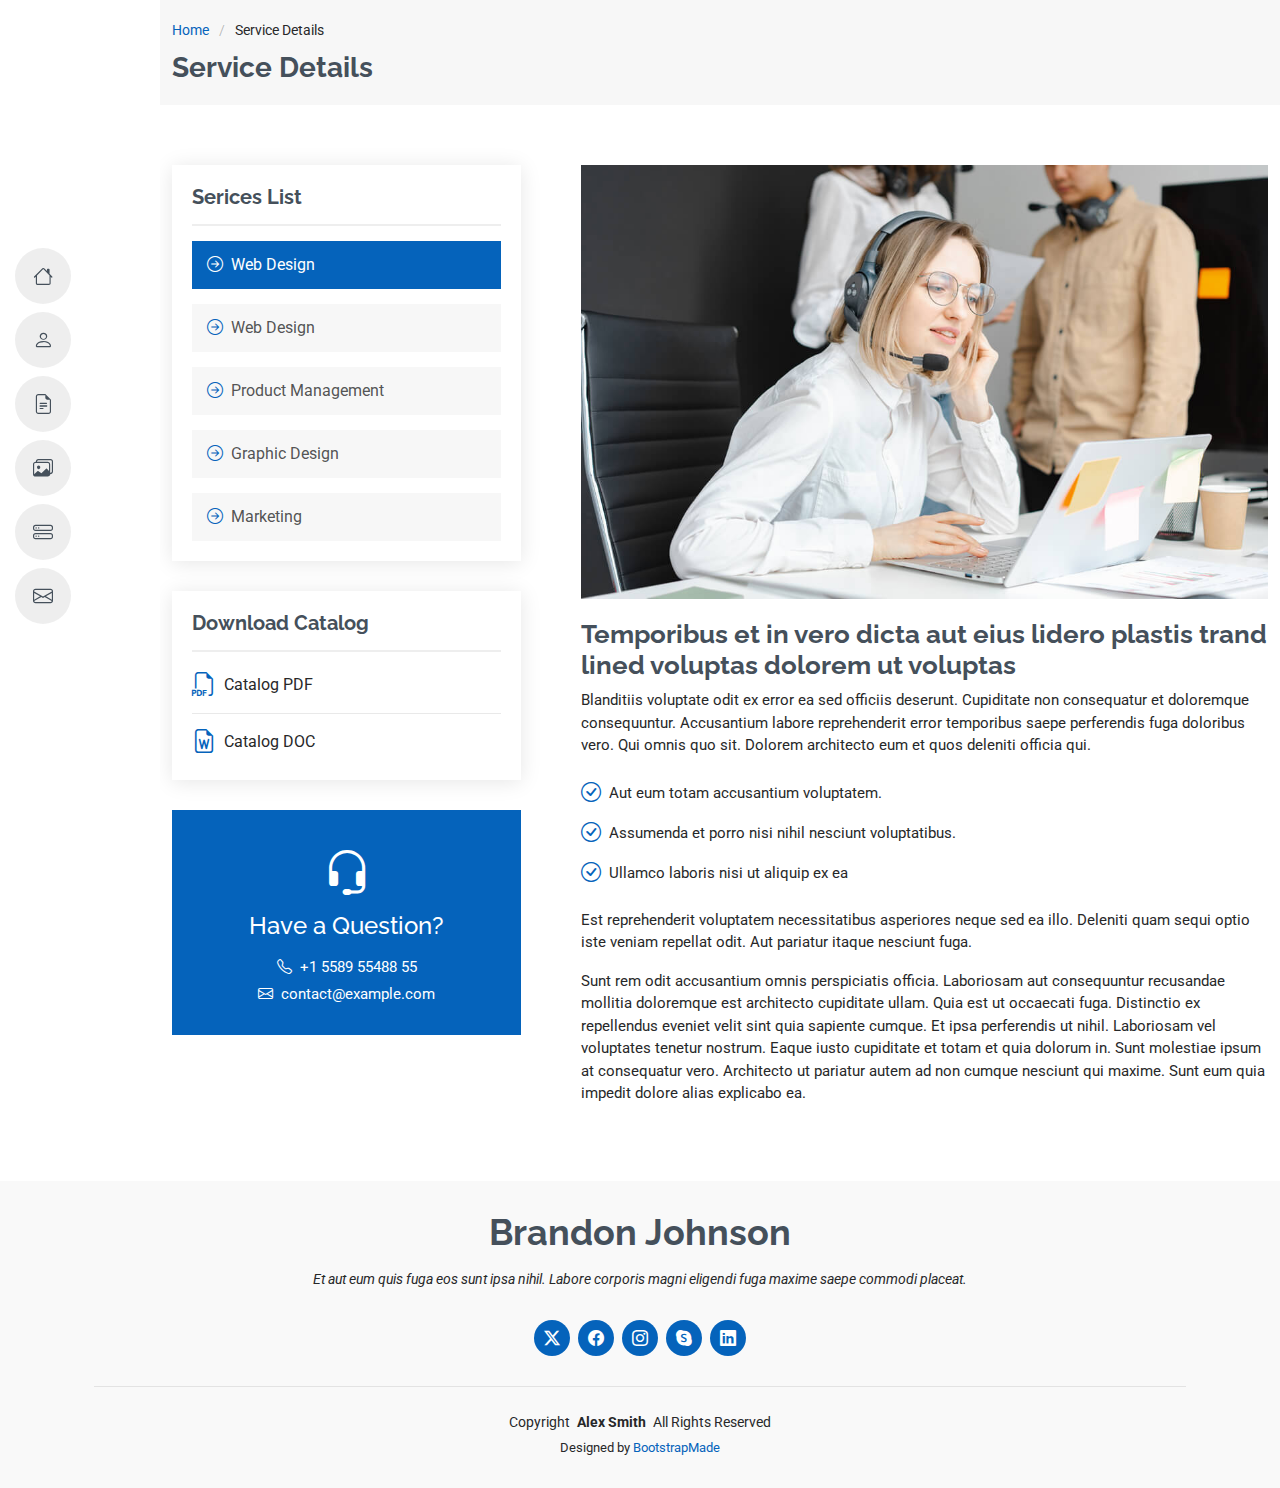
<file: service-details.html>
<!DOCTYPE html>
<html lang="en">

<head>
  <meta charset="utf-8">
  <meta content="width=device-width, initial-scale=1.0" name="viewport">
  <title>Service Details - MyResume Bootstrap Template</title>
  <meta content="" name="description">
  <meta content="" name="keywords">

  <!-- Favicons -->
  <link href="assets/img/favicon.png" rel="icon">
  <link href="assets/img/apple-touch-icon.png" rel="apple-touch-icon">

  <!-- Fonts -->
  <link href="https://fonts.googleapis.com" rel="preconnect">
  <link href="https://fonts.gstatic.com" rel="preconnect" crossorigin>
  <link href="https://fonts.googleapis.com/css2?family=Roboto:ital,wght@0,100;0,300;0,400;0,500;0,700;0,900;1,100;1,300;1,400;1,500;1,700;1,900&family=Poppins:ital,wght@0,100;0,200;0,300;0,400;0,500;0,600;0,700;0,800;0,900;1,100;1,200;1,300;1,400;1,500;1,600;1,700;1,800;1,900&family=Raleway:ital,wght@0,100;0,200;0,300;0,400;0,500;0,600;0,700;0,800;0,900;1,100;1,200;1,300;1,400;1,500;1,600;1,700;1,800;1,900&display=swap" rel="stylesheet">

  <!-- Vendor CSS Files -->
  <link href="assets/vendor/bootstrap/css/bootstrap.min.css" rel="stylesheet">
  <link href="assets/vendor/bootstrap-icons/bootstrap-icons.css" rel="stylesheet">
  <link href="assets/vendor/aos/aos.css" rel="stylesheet">
  <link href="assets/vendor/glightbox/css/glightbox.min.css" rel="stylesheet">
  <link href="assets/vendor/swiper/swiper-bundle.min.css" rel="stylesheet">

  <!-- Main CSS File -->
  <link href="assets/css/main.css" rel="stylesheet">

  <!-- =======================================================
  * Template Name: MyResume
  * Template URL: https://bootstrapmade.com/free-html-bootstrap-template-my-resume/
  * Updated: Jun 29 2024 with Bootstrap v5.3.3
  * Author: BootstrapMade.com
  * License: https://bootstrapmade.com/license/
  ======================================================== -->
</head>

<body class="service-details-page">

  <header id="header" class="header d-flex flex-column justify-content-center">

    <i class="header-toggle d-xl-none bi bi-list"></i>

    <nav id="navmenu" class="navmenu">
      <ul>
        <li><a href="#hero"><i class="bi bi-house navicon"></i><span>Home</span></a></li>
        <li><a href="#about"><i class="bi bi-person navicon"></i><span>About</span></a></li>
        <li><a href="#resume"><i class="bi bi-file-earmark-text navicon"></i><span>Resume</span></a></li>
        <li><a href="#portfolio"><i class="bi bi-images navicon"></i><span>Portfolio</span></a></li>
        <li><a href="#services"><i class="bi bi-hdd-stack navicon"></i><span>Services</span></a></li>
        <li><a href="#contact"><i class="bi bi-envelope navicon"></i><span>Contact</span></a></li>
      </ul>
    </nav>

  </header>

  <main class="main">

    <!-- Page Title -->
    <div class="page-title" data-aos="fade">
      <div class="container">
        <nav class="breadcrumbs">
          <ol>
            <li><a href="index.html">Home</a></li>
            <li class="current">Service Details</li>
          </ol>
        </nav>
        <h1>Service Details</h1>
      </div>
    </div><!-- End Page Title -->

    <!-- Service Details Section -->
    <section id="service-details" class="service-details section">

      <div class="container">

        <div class="row gy-5">

          <div class="col-lg-4" data-aos="fade-up" data-aos-delay="100">

            <div class="service-box">
              <h4>Serices List</h4>
              <div class="services-list">
                <a href="#" class="active"><i class="bi bi-arrow-right-circle"></i><span>Web Design</span></a>
                <a href="#"><i class="bi bi-arrow-right-circle"></i><span>Web Design</span></a>
                <a href="#"><i class="bi bi-arrow-right-circle"></i><span>Product Management</span></a>
                <a href="#"><i class="bi bi-arrow-right-circle"></i><span>Graphic Design</span></a>
                <a href="#"><i class="bi bi-arrow-right-circle"></i><span>Marketing</span></a>
              </div>
            </div><!-- End Services List -->

            <div class="service-box">
              <h4>Download Catalog</h4>
              <div class="download-catalog">
                <a href="#"><i class="bi bi-filetype-pdf"></i><span>Catalog PDF</span></a>
                <a href="#"><i class="bi bi-file-earmark-word"></i><span>Catalog DOC</span></a>
              </div>
            </div><!-- End Services List -->

            <div class="help-box d-flex flex-column justify-content-center align-items-center">
              <i class="bi bi-headset help-icon"></i>
              <h4>Have a Question?</h4>
              <p class="d-flex align-items-center mt-2 mb-0"><i class="bi bi-telephone me-2"></i> <span>+1 5589 55488 55</span></p>
              <p class="d-flex align-items-center mt-1 mb-0"><i class="bi bi-envelope me-2"></i> <a href="mailto:contact@example.com">contact@example.com</a></p>
            </div>

          </div>

          <div class="col-lg-8 ps-lg-5" data-aos="fade-up" data-aos-delay="200">
            <img src="assets/img/services.jpg" alt="" class="img-fluid services-img">
            <h3>Temporibus et in vero dicta aut eius lidero plastis trand lined voluptas dolorem ut voluptas</h3>
            <p>
              Blanditiis voluptate odit ex error ea sed officiis deserunt. Cupiditate non consequatur et doloremque consequuntur. Accusantium labore reprehenderit error temporibus saepe perferendis fuga doloribus vero. Qui omnis quo sit. Dolorem architecto eum et quos deleniti officia qui.
            </p>
            <ul>
              <li><i class="bi bi-check-circle"></i> <span>Aut eum totam accusantium voluptatem.</span></li>
              <li><i class="bi bi-check-circle"></i> <span>Assumenda et porro nisi nihil nesciunt voluptatibus.</span></li>
              <li><i class="bi bi-check-circle"></i> <span>Ullamco laboris nisi ut aliquip ex ea</span></li>
            </ul>
            <p>
              Est reprehenderit voluptatem necessitatibus asperiores neque sed ea illo. Deleniti quam sequi optio iste veniam repellat odit. Aut pariatur itaque nesciunt fuga.
            </p>
            <p>
              Sunt rem odit accusantium omnis perspiciatis officia. Laboriosam aut consequuntur recusandae mollitia doloremque est architecto cupiditate ullam. Quia est ut occaecati fuga. Distinctio ex repellendus eveniet velit sint quia sapiente cumque. Et ipsa perferendis ut nihil. Laboriosam vel voluptates tenetur nostrum. Eaque iusto cupiditate et totam et quia dolorum in. Sunt molestiae ipsum at consequatur vero. Architecto ut pariatur autem ad non cumque nesciunt qui maxime. Sunt eum quia impedit dolore alias explicabo ea.
            </p>
          </div>

        </div>

      </div>

    </section><!-- /Service Details Section -->

  </main>

  <footer id="footer" class="footer position-relative light-background">
    <div class="container">
      <h3 class="sitename">Brandon Johnson</h3>
      <p>Et aut eum quis fuga eos sunt ipsa nihil. Labore corporis magni eligendi fuga maxime saepe commodi placeat.</p>
      <div class="social-links d-flex justify-content-center">
        <a href=""><i class="bi bi-twitter-x"></i></a>
        <a href=""><i class="bi bi-facebook"></i></a>
        <a href=""><i class="bi bi-instagram"></i></a>
        <a href=""><i class="bi bi-skype"></i></a>
        <a href=""><i class="bi bi-linkedin"></i></a>
      </div>
      <div class="container">
        <div class="copyright">
          <span>Copyright</span> <strong class="px-1 sitename">Alex Smith</strong> <span>All Rights Reserved</span>
        </div>
        <div class="credits">
          <!-- All the links in the footer should remain intact. -->
          <!-- You can delete the links only if you've purchased the pro version. -->
          <!-- Licensing information: https://bootstrapmade.com/license/ -->
          <!-- Purchase the pro version with working PHP/AJAX contact form: [buy-url] -->
          Designed by <a href="https://bootstrapmade.com/">BootstrapMade</a>
        </div>
      </div>
    </div>
  </footer>

  <!-- Scroll Top -->
  <a href="#" id="scroll-top" class="scroll-top d-flex align-items-center justify-content-center"><i class="bi bi-arrow-up-short"></i></a>

  <!-- Preloader -->
  <div id="preloader"></div>

  <!-- Vendor JS Files -->
  <script src="assets/vendor/bootstrap/js/bootstrap.bundle.min.js"></script>
  <script src="assets/vendor/php-email-form/validate.js"></script>
  <script src="assets/vendor/aos/aos.js"></script>
  <script src="assets/vendor/typed.js/typed.umd.js"></script>
  <script src="assets/vendor/purecounter/purecounter_vanilla.js"></script>
  <script src="assets/vendor/waypoints/noframework.waypoints.js"></script>
  <script src="assets/vendor/glightbox/js/glightbox.min.js"></script>
  <script src="assets/vendor/imagesloaded/imagesloaded.pkgd.min.js"></script>
  <script src="assets/vendor/isotope-layout/isotope.pkgd.min.js"></script>
  <script src="assets/vendor/swiper/swiper-bundle.min.js"></script>

  <!-- Main JS File -->
  <script src="assets/js/main.js"></script>

</body>

</html>
</file>
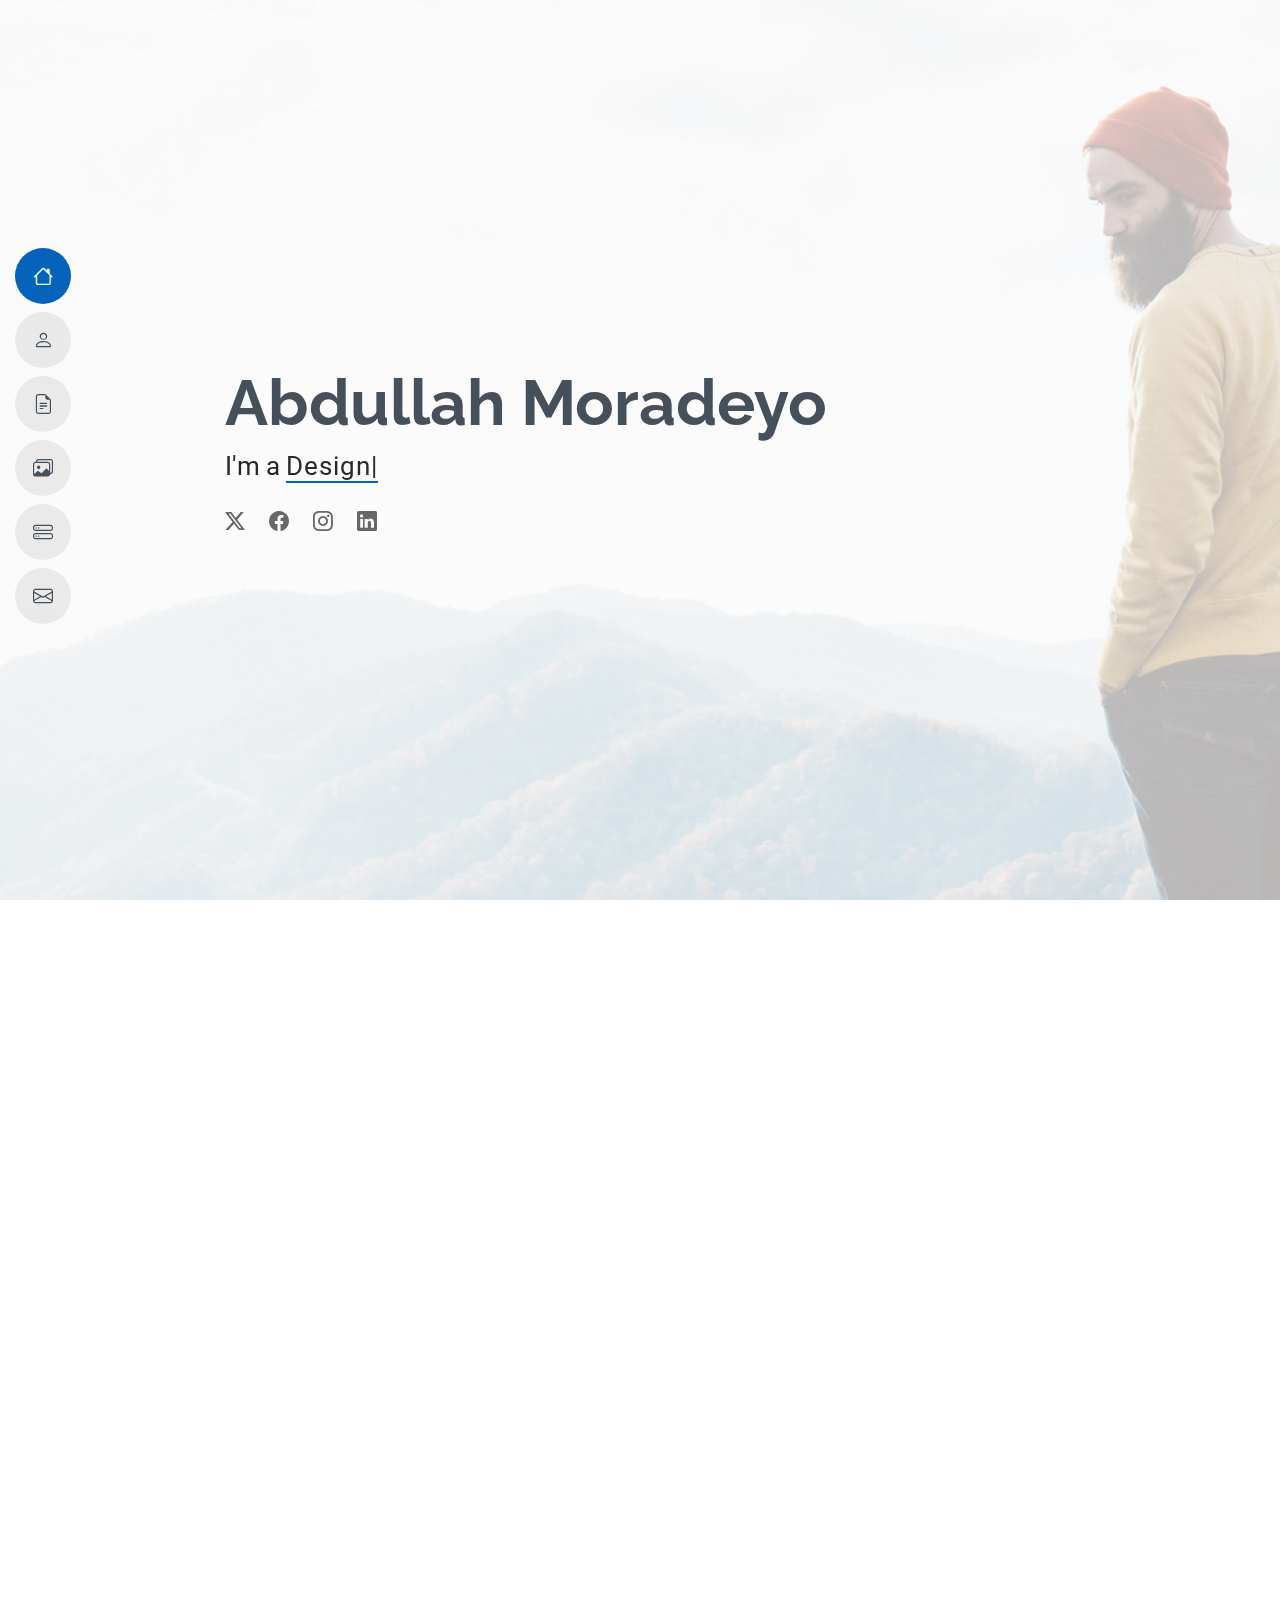
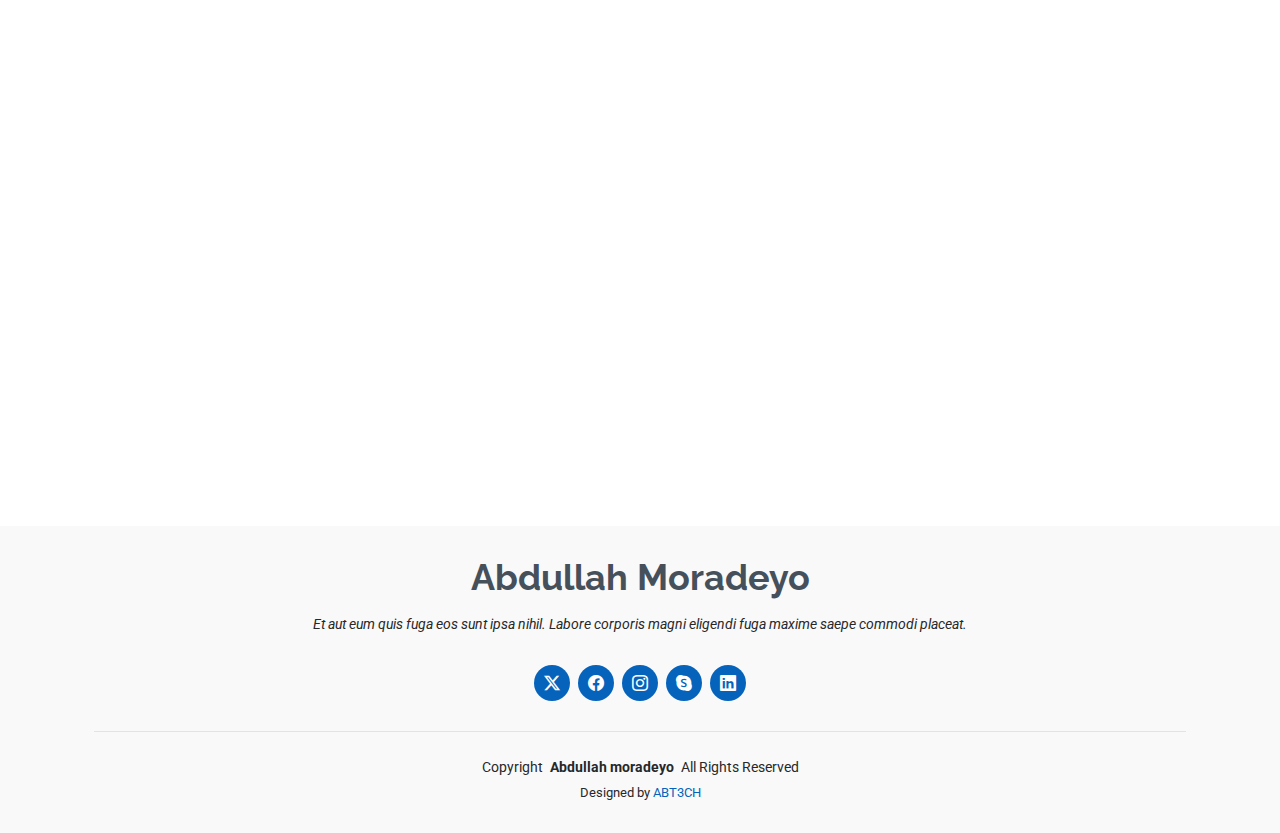
<file: starter-page.html>
<!DOCTYPE html>
<html lang="en">

<head>
  <meta charset="utf-8">
  <meta content="width=device-width, initial-scale=1.0" name="viewport">
  <title>Starter Page - MyResume Bootstrap Template</title>
  <meta content="" name="description">
  <meta content="" name="keywords">

  <!-- Favicons -->
  <link href="assets/img/favicon.png" rel="icon">
  <link href="assets/img/apple-touch-icon.png" rel="apple-touch-icon">

  <!-- Fonts -->
  <link href="https://fonts.googleapis.com" rel="preconnect">
  <link href="https://fonts.gstatic.com" rel="preconnect" crossorigin>
  <link
    href="https://fonts.googleapis.com/css2?family=Roboto:ital,wght@0,100;0,300;0,400;0,500;0,700;0,900;1,100;1,300;1,400;1,500;1,700;1,900&family=Poppins:ital,wght@0,100;0,200;0,300;0,400;0,500;0,600;0,700;0,800;0,900;1,100;1,200;1,300;1,400;1,500;1,600;1,700;1,800;1,900&family=Raleway:ital,wght@0,100;0,200;0,300;0,400;0,500;0,600;0,700;0,800;0,900;1,100;1,200;1,300;1,400;1,500;1,600;1,700;1,800;1,900&display=swap"
    rel="stylesheet">

  <!-- Vendor CSS Files -->
  <link href="assets/vendor/bootstrap/css/bootstrap.min.css" rel="stylesheet">
  <link href="assets/vendor/bootstrap-icons/bootstrap-icons.css" rel="stylesheet">
  <link href="assets/vendor/aos/aos.css" rel="stylesheet">
  <link href="assets/vendor/glightbox/css/glightbox.min.css" rel="stylesheet">
  <link href="assets/vendor/swiper/swiper-bundle.min.css" rel="stylesheet">

  <!-- Main CSS File -->
  <link href="assets/css/main.css" rel="stylesheet">

  <!-- =======================================================
  * Template Name: MyResume
  * Template URL: https://bootstrapmade.com/free-html-bootstrap-template-my-resume/
  * Updated: Jun 29 2024 with Bootstrap v5.3.3
  * Author: BootstrapMade.com
  * License: https://bootstrapmade.com/license/
  ======================================================== -->
</head>

<body class="starter-page-page">

  <header id="header" class="header d-flex flex-column justify-content-center">
    <i class="header-toggle d-xl-none bi bi-list"></i>
    <nav id="navmenu" class="navmenu">
      <ul>
        <li><a href="#hero"><i class="bi bi-house navicon"></i><span>Home</span></a></li>
        <li><a href="#about"><i class="bi bi-person navicon"></i><span>About</span></a></li>
        <li><a href="#resume"><i class="bi bi-file-earmark-text navicon"></i><span>Resume</span></a></li>
        <li><a href="#portfolio"><i class="bi bi-images navicon"></i><span>Portfolio</span></a></li>
        <li><a href="#services"><i class="bi bi-hdd-stack navicon"></i><span>Services</span></a></li>
        <li><a href="#contact"><i class="bi bi-envelope navicon"></i><span>Contact</span></a></li>
      </ul>
    </nav>
  </header>

  <!-- landing page -->
  <main class="main">
    <section id="hero" class="hero section light-background">
      <img src="assets/img/hero-bg.jpg" alt="">
      <div class="container" data-aos="zoom-out">
        <div class="row justify-content-center">
          <div class="col-lg-9">
            <h2>Abdullah Moradeyo</h2>
            <p>I'm a <span class="typed" data-typed-items="Designer, Developer, Freelancer, Data Analyst"></span></p>
            <div class="social-links">
              <a href="#"><i class="bi bi-twitter-x"></i></a>
              <a href="#"><i class="bi bi-facebook"></i></a>
              <a href="#"><i class="bi bi-instagram"></i></a>
              <a href="#"><i class="bi bi-linkedin"></i></a>
            </div>
          </div>
        </div>
      </div>
    </section>
    <!-- landing page ends-->

    <!-- about page starts -->
    <section id="about" class="about section">
      <div class="container section-title" data-aos="fade-up">
        <h2>About</h2>
      </div>
      <div class="container" data-aos="fade-up" data-aos-delay="100">
        <div class="row gy-4 justify-content-center">
          <div class="col-lg-4">
            <img src="assets/img/profile-img.jpg" class="img-fluid" alt="">
          </div>
          <div class="col-lg-8 content">
            <h2>UI/UX Designer & Web Developer</h2>
            <p class="fst-italic py-3">
              Lorem ipsum dolor sit amet, consectetur adipiscing elit, sed do eiusmod tempor incididunt ut labore et
              dolore
              magna aliqua.
            </p>
            <div class="row">
              <div class="col-lg-6">
                <ul>
                  <li><i class="bi bi-chevron-right"></i> <strong>Birthday:</strong> <span>1 May 1995</span></li>
                  <li><i class="bi bi-chevron-right"></i> <strong>Website:</strong> <span>www.example.com</span></li>
                  <li><i class="bi bi-chevron-right"></i> <strong>Phone:</strong> <span>+123 456 7890</span></li>
                  <li><i class="bi bi-chevron-right"></i> <strong>City:</strong> <span>New York, USA</span></li>
                </ul>
              </div>
              <div class="col-lg-6">
                <ul>
                  <li><i class="bi bi-chevron-right"></i> <strong>Age:</strong> <span>30</span></li>
                  <li><i class="bi bi-chevron-right"></i> <strong>Degree:</strong> <span>Master</span></li>
                  <li><i class="bi bi-chevron-right"></i> <strong>Email:</strong> <span>email@example.com</span></li>
                  <li><i class="bi bi-chevron-right"></i> <strong>Freelance:</strong> <span>Available</span></li>
                </ul>
              </div>
            </div>
          </div>
        </div>
      </div>
    </section>
    <!-- about page ends -->

    <!-- status page start -->
    <section id="stats" class="stats section">

      <div class="container" data-aos="fade-up" data-aos-delay="100">

        <div class="row gy-4">

          <div class="col-lg-3 col-md-6 d-flex flex-column align-items-center">
            <i class="bi bi-emoji-smile"></i>
            <div class="stats-item">
              <span data-purecounter-start="0" data-purecounter-end="232" data-purecounter-duration="1"
                class="purecounter"></span>
              <p>Happy Clients</p>
            </div>
          </div><!-- End Stats Item -->

          <div class="col-lg-3 col-md-6 d-flex flex-column align-items-center">
            <i class="bi bi-journal-richtext"></i>
            <div class="stats-item">
              <span data-purecounter-start="0" data-purecounter-end="521" data-purecounter-duration="1"
                class="purecounter"></span>
              <p>Projects</p>
            </div>
          </div><!-- End Stats Item -->

          <div class="col-lg-3 col-md-6 d-flex flex-column align-items-center">
            <i class="bi bi-headset"></i>
            <div class="stats-item">
              <span data-purecounter-start="0" data-purecounter-end="1463" data-purecounter-duration="1"
                class="purecounter"></span>
              <p>Hours Of Support</p>
            </div>
          </div><!-- End Stats Item -->

          <div class="col-lg-3 col-md-6 d-flex flex-column align-items-center">
            <i class="bi bi-people"></i>
            <div class="stats-item">
              <span data-purecounter-start="0" data-purecounter-end="15" data-purecounter-duration="1"
                class="purecounter"></span>
              <p>Hard Workers</p>
            </div>
          </div><!-- End Stats Item -->

        </div>

      </div>
    </section>
    <!-- status page end -->

    <!-- Skills page strats -->
    <section id="skills" class="skills section">

      <!-- Section Title -->
      <div class="container section-title" data-aos="fade-up">
        <h2>Skills</h2>
        <p>Necessitatibus eius consequatur ex aliquid fuga eum quidem sint consectetur velit</p>
      </div><!-- End Section Title -->

      <div class="container" data-aos="fade-up" data-aos-delay="100">

        <div class="row skills-content skills-animation">

          <div class="col-lg-6">

            <div class="progress">
              <span class="skill"><span>HTML</span> <i class="val">100%</i></span>
              <div class="progress-bar-wrap">
                <div class="progress-bar" role="progressbar" aria-valuenow="100" aria-valuemin="0" aria-valuemax="100">
                </div>
              </div>
            </div><!-- End Skills Item -->

            <div class="progress">
              <span class="skill"><span>CSS</span> <i class="val">90%</i></span>
              <div class="progress-bar-wrap">
                <div class="progress-bar" role="progressbar" aria-valuenow="90" aria-valuemin="0" aria-valuemax="100">
                </div>
              </div>
            </div><!-- End Skills Item -->

            <div class="progress">
              <span class="skill"><span>JavaScript</span> <i class="val">75%</i></span>
              <div class="progress-bar-wrap">
                <div class="progress-bar" role="progressbar" aria-valuenow="75" aria-valuemin="0" aria-valuemax="100">
                </div>
              </div>
            </div><!-- End Skills Item -->

          </div>

          <div class="col-lg-6">

            <div class="progress">
              <span class="skill"><span>Python</span> <i class="val">80%</i></span>
              <div class="progress-bar-wrap">
                <div class="progress-bar" role="progressbar" aria-valuenow="80" aria-valuemin="0" aria-valuemax="100">
                </div>
              </div>
            </div><!-- End Skills Item -->

            <div class="progress">
              <span class="skill"><span>MS-Word Packages</span> <i class="val">90%</i></span>
              <div class="progress-bar-wrap">
                <div class="progress-bar" role="progressbar" aria-valuenow="90" aria-valuemin="0" aria-valuemax="100">
                </div>
              </div>
            </div><!-- End Skills Item -->

            <div class="progress">
              <span class="skill"><span>Davinci Resolve</span> <i class="val">55%</i></span>
              <div class="progress-bar-wrap">
                <div class="progress-bar" role="progressbar" aria-valuenow="55" aria-valuemin="0" aria-valuemax="100">
                </div>
              </div>
            </div><!-- End Skills Item -->

          </div>

        </div>

      </div>

    </section>
    <!-- /Skills page ends -->

    <!-- Resume page starts -->
    <section id="resume" class="resume section">

      <!-- Section Title -->
      <div class="container section-title" data-aos="fade-up">
        <h2>Resume</h2>
        <p>Magnam dolores commodi suscipit. Necessitatibus eius consequatur ex aliquid fuga eum quidem. Sit sint
          consectetur velit. Quisquam quos quisquam cupiditate. Et nemo qui impedit suscipit alias ea. Quia fugiat sit
          in iste officiis commodi quidem hic quas.</p>
      </div><!-- End Section Title -->

      <div class="container">

        <div class="row">

          <div class="col-lg-6" data-aos="fade-up" data-aos-delay="100">
            <h3 class="resume-title">Sumary</h3>

            <div class="resume-item pb-0">
              <h4>Abdullah Moradeyo</h4>
              <p><em>Innovative and deadline-driven Graphic Designer with 3+ years of experience designing and
                  developing user-centered digital/print marketing material from initial concept to final, polished
                  deliverable.</em></p>
              <ul>
                <li>Portland par 127,Orlando, FL</li>
                <li>(123) 456-7891</li>
                <li>alice.barkley@example.com</li>
              </ul>
            </div><!-- Edn Resume Item -->

            <h3 class="resume-title">Education</h3>
            <div class="resume-item">
              <h4>Master of Fine Arts &amp; Graphic Design</h4>
              <h5>2015 - 2016</h5>
              <p><em>Rochester Institute of Technology, Rochester, NY</em></p>
              <p>Qui deserunt veniam. Et sed aliquam labore tempore sed quisquam iusto autem sit. Ea vero voluptatum
                qui ut dignissimos deleniti nerada porti sand markend</p>
            </div><!-- Edn Resume Item -->

            <div class="resume-item">
              <h4>Bachelor of Fine Arts &amp; Graphic Design</h4>
              <h5>2010 - 2014</h5>
              <p><em>Rochester Institute of Technology, Rochester, NY</em></p>
              <p>Quia nobis sequi est occaecati aut. Repudiandae et iusto quae reiciendis et quis Eius vel ratione
                eius unde vitae rerum voluptates asperiores voluptatem Earum molestiae consequatur neque etlon sader
                mart dila</p>
            </div><!-- Edn Resume Item -->

          </div>

          <div class="col-lg-6" data-aos="fade-up" data-aos-delay="200">
            <h3 class="resume-title">Professional Experience</h3>
            <div class="resume-item">
              <h4>Senior graphic design specialist</h4>
              <h5>2019 - Present</h5>
              <p><em>Experion, New York, NY </em></p>
              <ul>
                <li>Lead in the design, development, and implementation of the graphic, layout, and production
                  communication materials</li>
                <li>Delegate tasks to the 7 members of the design team and provide counsel on all aspects of the
                  project. </li>
                <li>Supervise the assessment of all graphic materials in order to ensure quality and accuracy of the
                  design</li>
                <li>Oversee the efficient use of production project budgets ranging from $2,000 - $25,000</li>
              </ul>
            </div><!-- Edn Resume Item -->

            <div class="resume-item">
              <h4>Graphic design specialist</h4>
              <h5>2017 - 2018</h5>
              <p><em>Stepping Stone Advertising, New York, NY</em></p>
              <ul>
                <li>Developed numerous marketing programs (logos, brochures,infographics, presentations, and
                  advertisements).</li>
                <li>Managed up to 5 projects or tasks at a given time while under pressure</li>
                <li>Recommended and consulted with clients on the most appropriate graphic design</li>
                <li>Created 4+ design presentations and proposals a month for clients and account managers</li>
              </ul>
            </div><!-- Edn Resume Item -->

          </div>

        </div>

      </div>

    </section>
    <!-- /Resume page ends -->


    <!-- Portfolio page starts -->
    <section id="portfolio" class="portfolio section">

      <!-- Section Title -->
      <div class="container section-title" data-aos="fade-up">
        <h2>Portfolio</h2>
        <p>Magnam dolores commodi suscipit. Necessitatibus eius consequatur ex aliquid fuga eum quidem. Sit sint
          consectetur velit. Quisquam quos quisquam cupiditate. Et nemo qui impedit suscipit alias ea. Quia fugiat sit
          in iste officiis commodi quidem hic quas.</p>
      </div><!-- End Section Title -->

      <div class="container">

        <div class="isotope-layout" data-default-filter="*" data-layout="masonry" data-sort="original-order">

          <ul class="portfolio-filters isotope-filters" data-aos="fade-up" data-aos-delay="100">
            <li data-filter="*" class="filter-active">All</li>
            <li data-filter=".filter-app">App</li>
            <li data-filter=".filter-product">Card</li>
            <li data-filter=".filter-branding">Web</li>
          </ul><!-- End Portfolio Filters -->

          <div class="row gy-4 isotope-container" data-aos="fade-up" data-aos-delay="200">

            <div class="col-lg-4 col-md-6 portfolio-item isotope-item filter-app">
              <img src="assets/img/masonry-portfolio/masonry-portfolio-1.jpg" class="img-fluid" alt="">
              <div class="portfolio-info">
                <h4>App 1</h4>
                <p>Lorem ipsum, dolor sit</p>
                <a href="assets/img/masonry-portfolio/masonry-portfolio-1.jpg" title="App 1"
                  data-gallery="portfolio-gallery-app" class="glightbox preview-link"><i class="bi bi-zoom-in"></i></a>
                <a href="portfolio-details.html" title="More Details" class="details-link"><i
                    class="bi bi-link-45deg"></i></a>
              </div>
            </div><!-- End Portfolio Item -->

            <div class="col-lg-4 col-md-6 portfolio-item isotope-item filter-product">
              <img src="assets/img/masonry-portfolio/masonry-portfolio-2.jpg" class="img-fluid" alt="">
              <div class="portfolio-info">
                <h4>Product 1</h4>
                <p>Lorem ipsum, dolor sit</p>
                <a href="assets/img/masonry-portfolio/masonry-portfolio-2.jpg" title="Product 1"
                  data-gallery="portfolio-gallery-product" class="glightbox preview-link"><i
                    class="bi bi-zoom-in"></i></a>
                <a href="portfolio-details.html" title="More Details" class="details-link"><i
                    class="bi bi-link-45deg"></i></a>
              </div>
            </div><!-- End Portfolio Item -->

            <div class="col-lg-4 col-md-6 portfolio-item isotope-item filter-branding">
              <img src="assets/img/masonry-portfolio/masonry-portfolio-3.jpg" class="img-fluid" alt="">
              <div class="portfolio-info">
                <h4>Branding 1</h4>
                <p>Lorem ipsum, dolor sit</p>
                <a href="assets/img/masonry-portfolio/masonry-portfolio-3.jpg" title="Branding 1"
                  data-gallery="portfolio-gallery-branding" class="glightbox preview-link"><i
                    class="bi bi-zoom-in"></i></a>
                <a href="portfolio-details.html" title="More Details" class="details-link"><i
                    class="bi bi-link-45deg"></i></a>
              </div>
            </div><!-- End Portfolio Item -->

            <div class="col-lg-4 col-md-6 portfolio-item isotope-item filter-app">
              <img src="assets/img/masonry-portfolio/masonry-portfolio-4.jpg" class="img-fluid" alt="">
              <div class="portfolio-info">
                <h4>App 2</h4>
                <p>Lorem ipsum, dolor sit</p>
                <a href="assets/img/masonry-portfolio/masonry-portfolio-4.jpg" title="App 2"
                  data-gallery="portfolio-gallery-app" class="glightbox preview-link"><i class="bi bi-zoom-in"></i></a>
                <a href="portfolio-details.html" title="More Details" class="details-link"><i
                    class="bi bi-link-45deg"></i></a>
              </div>
            </div><!-- End Portfolio Item -->

            <div class="col-lg-4 col-md-6 portfolio-item isotope-item filter-product">
              <img src="assets/img/masonry-portfolio/masonry-portfolio-5.jpg" class="img-fluid" alt="">
              <div class="portfolio-info">
                <h4>Product 2</h4>
                <p>Lorem ipsum, dolor sit</p>
                <a href="assets/img/masonry-portfolio/masonry-portfolio-5.jpg" title="Product 2"
                  data-gallery="portfolio-gallery-product" class="glightbox preview-link"><i
                    class="bi bi-zoom-in"></i></a>
                <a href="portfolio-details.html" title="More Details" class="details-link"><i
                    class="bi bi-link-45deg"></i></a>
              </div>
            </div><!-- End Portfolio Item -->

            <div class="col-lg-4 col-md-6 portfolio-item isotope-item filter-branding">
              <img src="assets/img/masonry-portfolio/masonry-portfolio-6.jpg" class="img-fluid" alt="">
              <div class="portfolio-info">
                <h4>Branding 2</h4>
                <p>Lorem ipsum, dolor sit</p>
                <a href="assets/img/masonry-portfolio/masonry-portfolio-6.jpg" title="Branding 2"
                  data-gallery="portfolio-gallery-branding" class="glightbox preview-link"><i
                    class="bi bi-zoom-in"></i></a>
                <a href="portfolio-details.html" title="More Details" class="details-link"><i
                    class="bi bi-link-45deg"></i></a>
              </div>
            </div><!-- End Portfolio Item -->

            <div class="col-lg-4 col-md-6 portfolio-item isotope-item filter-app">
              <img src="assets/img/masonry-portfolio/masonry-portfolio-7.jpg" class="img-fluid" alt="">
              <div class="portfolio-info">
                <h4>App 3</h4>
                <p>Lorem ipsum, dolor sit</p>
                <a href="assets/img/masonry-portfolio/masonry-portfolio-7.jpg" title="App 3"
                  data-gallery="portfolio-gallery-app" class="glightbox preview-link"><i class="bi bi-zoom-in"></i></a>
                <a href="portfolio-details.html" title="More Details" class="details-link"><i
                    class="bi bi-link-45deg"></i></a>
              </div>
            </div><!-- End Portfolio Item -->

            <div class="col-lg-4 col-md-6 portfolio-item isotope-item filter-product">
              <img src="assets/img/masonry-portfolio/masonry-portfolio-8.jpg" class="img-fluid" alt="">
              <div class="portfolio-info">
                <h4>Product 3</h4>
                <p>Lorem ipsum, dolor sit</p>
                <a href="assets/img/masonry-portfolio/masonry-portfolio-8.jpg" title="Product 3"
                  data-gallery="portfolio-gallery-product" class="glightbox preview-link"><i
                    class="bi bi-zoom-in"></i></a>
                <a href="portfolio-details.html" title="More Details" class="details-link"><i
                    class="bi bi-link-45deg"></i></a>
              </div>
            </div><!-- End Portfolio Item -->

            <div class="col-lg-4 col-md-6 portfolio-item isotope-item filter-branding">
              <img src="assets/img/masonry-portfolio/masonry-portfolio-9.jpg" class="img-fluid" alt="">
              <div class="portfolio-info">
                <h4>Branding 3</h4>
                <p>Lorem ipsum, dolor sit</p>
                <a href="assets/img/masonry-portfolio/masonry-portfolio-9.jpg" title="Branding 2"
                  data-gallery="portfolio-gallery-branding" class="glightbox preview-link"><i
                    class="bi bi-zoom-in"></i></a>
                <a href="portfolio-details.html" title="More Details" class="details-link"><i
                    class="bi bi-link-45deg"></i></a>
              </div>
            </div><!-- End Portfolio Item -->

          </div><!-- End Portfolio Container -->

        </div>

      </div>

    </section>
    <!-- /Portfolio page ends -->

    <!-- Services page starts -->
    <section id="services" class="services section">

      <!-- Section Title -->
      <div class="container section-title" data-aos="fade-up">
        <h2>Services</h2>
        <p>Magnam dolores commodi suscipit. Necessitatibus eius consequatur ex aliquid fuga eum quidem. Sit sint
          consectetur velit. Quisquam quos quisquam cupiditate. Et nemo qui impedit suscipit alias ea. Quia fugiat sit
          in iste officiis commodi quidem hic quas.</p>
      </div><!-- End Section Title -->

      <div class="container">

        <div class="row gy-4">

          <div class="col-lg-4 col-md-6" data-aos="fade-up" data-aos-delay="100">
            <div class="service-item item-cyan position-relative">
              <div class="icon">
                <svg width="100" height="100" viewBox="0 0 600 600" xmlns="http://www.w3.org/2000/svg">
                  <path stroke="none" stroke-width="0" fill="#f5f5f5"
                    d="M300,521.0016835830174C376.1290562159157,517.8887921683347,466.0731472004068,529.7835943286574,510.70327084640275,468.03025145048787C554.3714126377745,407.6079735673963,508.03601936045806,328.9844924480964,491.2728898941984,256.3432110539036C474.5976632858925,184.082847569629,479.9380746630129,96.60480741107993,416.23090153303,58.64404602377083C348.86323505073057,18.502131276798302,261.93793281208167,40.57373210992963,193.5410806939664,78.93577620505333C130.42746243093433,114.334589627462,98.30271207620316,179.96522072025542,76.75703585869454,249.04625023123273C51.97151888228291,328.5150500222984,13.704378332031375,421.85034740162234,66.52175969318436,486.19268352777647C119.04800174914682,550.1803526380478,217.28368757567262,524.383925680826,300,521.0016835830174">
                  </path>
                </svg>
                <i class="bi bi-activity"></i>
              </div>
              <a href="#" class="stretched-link">
                <h3>Nesciunt Mete</h3>
              </a>
              <p>Provident nihil minus qui consequatur non omnis maiores. Eos accusantium minus dolores iure perferendis
                tempore et consequatur.</p>
            </div>
          </div><!-- End Service Item -->

          <div class="col-lg-4 col-md-6" data-aos="fade-up" data-aos-delay="200">
            <div class="service-item item-orange position-relative">
              <div class="icon">
                <svg width="100" height="100" viewBox="0 0 600 600" xmlns="http://www.w3.org/2000/svg">
                  <path stroke="none" stroke-width="0" fill="#f5f5f5"
                    d="M300,582.0697525312426C382.5290701553225,586.8405444964366,449.9789794690241,525.3245884688669,502.5850820975895,461.55621195738473C556.606425686781,396.0723002908107,615.8543463187945,314.28637112970534,586.6730223649479,234.56875336149918C558.9533121215079,158.8439757836574,454.9685369536778,164.00468322053177,381.49747125262974,130.76875717737553C312.15926192815925,99.40240125094834,248.97055460311594,18.661163978235184,179.8680185752513,50.54337015887873C110.5421016452524,82.52863877960104,119.82277516462835,180.83849132639028,109.12597500060166,256.43424936330496C100.08760227029461,320.3096726198365,92.17705696193138,384.0621239912766,124.79988738764834,439.7174275375508C164.83382741302287,508.01625554203684,220.96474134820875,577.5009287672846,300,582.0697525312426">
                  </path>
                </svg>
                <i class="bi bi-broadcast"></i>
              </div>
              <a href="#" class="stretched-link">
                <h3>Eosle Commodi</h3>
              </a>
              <p>Ut autem aut autem non a. Sint sint sit facilis nam iusto sint. Libero corrupti neque eum hic non ut
                nesciunt dolorem.</p>
            </div>
          </div><!-- End Service Item -->

          <div class="col-lg-4 col-md-6" data-aos="fade-up" data-aos-delay="300">
            <div class="service-item item-teal position-relative">
              <div class="icon">
                <svg width="100" height="100" viewBox="0 0 600 600" xmlns="http://www.w3.org/2000/svg">
                  <path stroke="none" stroke-width="0" fill="#f5f5f5"
                    d="M300,541.5067337569781C382.14930387511276,545.0595476570109,479.8736841581634,548.3450877840088,526.4010558755058,480.5488172755941C571.5218469581645,414.80211281144784,517.5187510058486,332.0715597781072,496.52539010469104,255.14436215662573C477.37192572678356,184.95920475031193,473.57363656557914,105.61284051026155,413.0603344069578,65.22779650032875C343.27470386102294,18.654635553484475,251.2091493199835,5.337323636656869,175.0934190732945,40.62881213300186C97.87086631185822,76.43348514350839,51.98124368387456,156.15599469081315,36.44837278890362,239.84606092416172C21.716077023791087,319.22268207091537,43.775223500013084,401.1760424656574,96.891909868211,461.97329694683043C147.22146801428983,519.5804099606455,223.5754009179313,538.201503339737,300,541.5067337569781">
                  </path>
                </svg>
                <i class="bi bi-easel"></i>
              </div>
              <a href="#" class="stretched-link">
                <h3>Ledo Markt</h3>
              </a>
              <p>Ut excepturi voluptatem nisi sed. Quidem fuga consequatur. Minus ea aut. Vel qui id voluptas adipisci
                eos earum corrupti.</p>
            </div>
          </div><!-- End Service Item -->

          <div class="col-lg-4 col-md-6" data-aos="fade-up" data-aos-delay="400">
            <div class="service-item item-red position-relative">
              <div class="icon">
                <svg width="100" height="100" viewBox="0 0 600 600" xmlns="http://www.w3.org/2000/svg">
                  <path stroke="none" stroke-width="0" fill="#f5f5f5"
                    d="M300,503.46388370962813C374.79870501325706,506.71871716319447,464.8034551963731,527.1746412648533,510.4981551193396,467.86667711651364C555.9287308511215,408.9015244558933,512.6030010748507,327.5744911775523,490.211057578863,256.5855673507754C471.097692560561,195.9906835881958,447.69079081568157,138.11976852964426,395.19560036434837,102.3242989838813C329.3053358748298,57.3949838291264,248.02791733380457,8.279543830951368,175.87071277845988,42.242879143198664C103.41431057327972,76.34704239035025,93.79494320519305,170.9812938413882,81.28167332365135,250.07896920659033C70.17666984294237,320.27484674793965,64.84698225790005,396.69656628748305,111.28512138212992,450.4950937839243C156.20124167950087,502.5303643271138,231.32542653798444,500.4755392045468,300,503.46388370962813">
                  </path>
                </svg>
                <i class="bi bi-bounding-box-circles"></i>
              </div>
              <a href="#" class="stretched-link">
                <h3>Asperiores Commodit</h3>
              </a>
              <p>Non et temporibus minus omnis sed dolor esse consequatur. Cupiditate sed error ea fuga sit provident
                adipisci neque.</p>
              <a href="#" class="stretched-link"></a>
            </div>
          </div><!-- End Service Item -->

          <div class="col-lg-4 col-md-6" data-aos="fade-up" data-aos-delay="500">
            <div class="service-item item-indigo position-relative">
              <div class="icon">
                <svg width="100" height="100" viewBox="0 0 600 600" xmlns="http://www.w3.org/2000/svg">
                  <path stroke="none" stroke-width="0" fill="#f5f5f5"
                    d="M300,532.3542879108572C369.38199826031484,532.3153073249985,429.10787420159085,491.63046689027357,474.5244479745417,439.17860296908856C522.8885846962883,383.3225815378663,569.1668002868075,314.3205725914397,550.7432151929288,242.7694973846089C532.6665558377875,172.5657663291529,456.2379748765914,142.6223662098291,390.3689995646985,112.34683881706744C326.66090330228417,83.06452184765237,258.84405631176094,53.51806209861945,193.32584062364296,78.48882559362697C121.61183558270385,105.82097193414197,62.805066853699245,167.19869350419734,48.57481801355237,242.6138429142374C34.843463184063346,315.3850353017275,76.69343916112496,383.4422959591041,125.22947124332185,439.3748458443577C170.7312796277747,491.8107796887764,230.57421082200815,532.3932930995766,300,532.3542879108572">
                  </path>
                </svg>
                <i class="bi bi-calendar4-week icon"></i>
              </div>
              <a href="#" class="stretched-link">
                <h3>Velit Doloremque</h3>
              </a>
              <p>Cumque et suscipit saepe. Est maiores autem enim facilis ut aut ipsam corporis aut. Sed animi at autem
                alias eius labore.</p>
              <a href="#" class="stretched-link"></a>
            </div>
          </div><!-- End Service Item -->

          <div class="col-lg-4 col-md-6" data-aos="fade-up" data-aos-delay="600">
            <div class="service-item item-pink position-relative">
              <div class="icon">
                <svg width="100" height="100" viewBox="0 0 600 600" xmlns="http://www.w3.org/2000/svg">
                  <path stroke="none" stroke-width="0" fill="#f5f5f5"
                    d="M300,566.797414625762C385.7384707136149,576.1784315230908,478.7894351017131,552.8928747891023,531.9192734346935,484.94944893311C584.6109503024035,417.5663521118492,582.489472248146,322.67544863468447,553.9536738515405,242.03673114598146C529.1557734026468,171.96086150256528,465.24506316201064,127.66468636344209,395.9583748389544,100.7403814666027C334.2173773831606,76.7482773500951,269.4350130405921,84.62216499799875,207.1952322260088,107.2889140133804C132.92018162631612,134.33871894543012,41.79353780512637,160.00259165414826,22.644507872594943,236.69541883565114C3.319112789854554,314.0945973066697,72.72355303640163,379.243833228382,124.04198916343866,440.3218312028393C172.9286146004772,498.5055451809895,224.45579914871206,558.5317968840102,300,566.797414625762">
                  </path>
                </svg>
                <i class="bi bi-chat-square-text"></i>
              </div>
              <a href="#" class="stretched-link">
                <h3>Dolori Architecto</h3>
              </a>
              <p>Hic molestias ea quibusdam eos. Fugiat enim doloremque aut neque non et debitis iure. Corrupti
                recusandae ducimus enim.</p>
              <a href="#" class="stretched-link"></a>
            </div>
          </div><!-- End Service Item -->

        </div>

      </div>

    </section>
    <!-- /Services page ends -->

    <!-- Testimonials page starts -->
    <section id="testimonials" class="testimonials section">

      <!-- Section Title -->
      <div class="container section-title" data-aos="fade-up">
        <h2>Testimonials</h2>
        <p>Necessitatibus eius consequatur ex aliquid fuga eum quidem sint consectetur velit</p>
      </div><!-- End Section Title -->

      <div class="container" data-aos="fade-up" data-aos-delay="100">

        <div class="swiper init-swiper">
          <script type="application/json" class="swiper-config">
                {
                  "loop": true,
                  "speed": 600,
                  "autoplay": {
                    "delay": 5000
                  },
                  "slidesPerView": "auto",
                  "pagination": {
                    "el": ".swiper-pagination",
                    "type": "bullets",
                    "clickable": true
                  }
                }
              </script>
          <div class="swiper-wrapper">

            <div class="swiper-slide">
              <div class="testimonial-item">
                <div class="row gy-4 justify-content-center">
                  <div class="col-lg-6">
                    <div class="testimonial-content">
                      <p>
                        <i class="bi bi-quote quote-icon-left"></i>
                        <span>Proin iaculis purus consequat sem cure digni ssim donec porttitora entum suscipit rhoncus.
                          Accusantium quam, ultricies eget id, aliquam eget nibh et. Maecen aliquam, risus at
                          semper.</span>
                        <i class="bi bi-quote quote-icon-right"></i>
                      </p>
                      <h3>Saul Goodman</h3>
                      <h4>Ceo &amp; Founder</h4>
                      <div class="stars">
                        <i class="bi bi-star-fill"></i><i class="bi bi-star-fill"></i><i class="bi bi-star-fill"></i><i
                          class="bi bi-star-fill"></i><i class="bi bi-star-fill"></i>
                      </div>
                    </div>
                  </div>
                  <div class="col-lg-2 text-center">
                    <img src="assets/img/testimonials/testimonials-1.jpg" class="img-fluid testimonial-img" alt="">
                  </div>
                </div>
              </div>
            </div><!-- End testimonial item -->

            <div class="swiper-slide">
              <div class="testimonial-item">
                <div class="row gy-4 justify-content-center">
                  <div class="col-lg-6">
                    <div class="testimonial-content">
                      <p>
                        <i class="bi bi-quote quote-icon-left"></i>
                        <span>Export tempor illum tamen malis malis eram quae irure esse labore quem cillum quid cillum
                          eram malis quorum velit fore eram velit sunt aliqua noster fugiat irure amet legam anim
                          culpa.</span>
                        <i class="bi bi-quote quote-icon-right"></i>
                      </p>
                      <h3>Sara Wilsson</h3>
                      <h4>Designer</h4>
                      <div class="stars">
                        <i class="bi bi-star-fill"></i><i class="bi bi-star-fill"></i><i class="bi bi-star-fill"></i><i
                          class="bi bi-star-fill"></i><i class="bi bi-star-fill"></i>
                      </div>
                    </div>
                  </div>
                  <div class="col-lg-2 text-center">
                    <img src="assets/img/testimonials/testimonials-2.jpg" class="img-fluid testimonial-img" alt="">
                  </div>
                </div>
              </div>
            </div><!-- End testimonial item -->

            <div class="swiper-slide">
              <div class="testimonial-item">
                <div class="row gy-4 justify-content-center">
                  <div class="col-lg-6">
                    <div class="testimonial-content">
                      <p>
                        <i class="bi bi-quote quote-icon-left"></i>
                        <span>Enim nisi quem export duis labore cillum quae magna enim sint quorum nulla quem veniam
                          duis minim tempor labore quem eram duis noster aute amet eram fore quis sint minim.</span>
                        <i class="bi bi-quote quote-icon-right"></i>
                      </p>
                      <h3>Jena Karlis</h3>
                      <h4>Store Owner</h4>
                      <div class="stars">
                        <i class="bi bi-star-fill"></i><i class="bi bi-star-fill"></i><i class="bi bi-star-fill"></i><i
                          class="bi bi-star-fill"></i><i class="bi bi-star-fill"></i>
                      </div>
                    </div>
                  </div>
                  <div class="col-lg-2 text-center">
                    <img src="assets/img/testimonials/testimonials-3.jpg" class="img-fluid testimonial-img" alt="">
                  </div>
                </div>
              </div>
            </div><!-- End testimonial item -->

            <div class="swiper-slide">
              <div class="testimonial-item">
                <div class="row gy-4 justify-content-center">
                  <div class="col-lg-6">
                    <div class="testimonial-content">
                      <p>
                        <i class="bi bi-quote quote-icon-left"></i>
                        <span>Fugiat enim eram quae cillum dolore dolor amet nulla culpa multos export minim fugiat
                          minim velit minim dolor enim duis veniam ipsum anim magna sunt elit fore quem dolore labore
                          illum veniam.</span>
                        <i class="bi bi-quote quote-icon-right"></i>
                      </p>
                      <h3>John Larson</h3>
                      <h4>Entrepreneur</h4>
                      <div class="stars">
                        <i class="bi bi-star-fill"></i><i class="bi bi-star-fill"></i><i class="bi bi-star-fill"></i><i
                          class="bi bi-star-fill"></i><i class="bi bi-star-fill"></i>
                      </div>
                    </div>
                  </div>
                  <div class="col-lg-2 text-center">
                    <img src="assets/img/testimonials/testimonials-4.jpg" class="img-fluid testimonial-img" alt="">
                  </div>
                </div>
              </div>
            </div><!-- End testimonial item -->

          </div>
          <div class="swiper-pagination"></div>
        </div>

      </div>

    </section>
    <!-- /Testimonials page ends -->

    <!-- Contact page starts -->
    <section id="contact" class="contact section">

      <!-- Section Title -->
      <div class="container section-title" data-aos="fade-up">
        <h2>Contact</h2>
        <p>Necessitatibus eius consequatur ex aliquid fuga eum quidem sint consectetur velit</p>
      </div><!-- End Section Title -->

      <div class="container" data-aos="fade" data-aos-delay="100">

        <div class="row gy-4">

          <div class="col-lg-4">
            <div class="info-item d-flex" data-aos="fade-up" data-aos-delay="200">
              <i class="bi bi-geo-alt flex-shrink-0"></i>
              <div>
                <h3>Address</h3>
                <p>A108 Adam Street, New York, NY 535022</p>
              </div>
            </div><!-- End Info Item -->

            <div class="info-item d-flex" data-aos="fade-up" data-aos-delay="300">
              <i class="bi bi-telephone flex-shrink-0"></i>
              <div>
                <h3>Call Us</h3>
                <p>+1 5589 55488 55</p>
              </div>
            </div><!-- End Info Item -->

            <div class="info-item d-flex" data-aos="fade-up" data-aos-delay="400">
              <i class="bi bi-envelope flex-shrink-0"></i>
              <div>
                <h3>Email Us</h3>
                <p>info@example.com</p>
              </div>
            </div><!-- End Info Item -->

          </div>

          <div class="col-lg-8">
            <form action="forms/contact.php" method="post" class="php-email-form" data-aos="fade-up"
              data-aos-delay="200">
              <div class="row gy-4">

                <div class="col-md-6">
                  <input type="text" name="name" class="form-control" placeholder="Your Name" required="">
                </div>

                <div class="col-md-6 ">
                  <input type="email" class="form-control" name="email" placeholder="Your Email" required="">
                </div>

                <div class="col-md-12">
                  <input type="text" class="form-control" name="subject" placeholder="Subject" required="">
                </div>

                <div class="col-md-12">
                  <textarea class="form-control" name="message" rows="6" placeholder="Message" required=""></textarea>
                </div>

                <div class="col-md-12 text-center">
                  <div class="loading">Loading</div>
                  <div class="error-message"></div>
                  <div class="sent-message">Your message has been sent. Thank you!</div>

                  <button type="submit">Send Message</button>
                </div>

              </div>
            </form>
          </div><!-- End Contact Form -->

        </div>

      </div>

    </section>
    <!-- /Contact page ends -->


  </main>

  <footer id="footer" class="footer position-relative light-background">
    <div class="container">
      <h3 class="sitename">Abdullah Moradeyo</h3>
      <p>Et aut eum quis fuga eos sunt ipsa nihil. Labore corporis magni eligendi fuga maxime saepe commodi placeat.</p>
      <div class="social-links d-flex justify-content-center">
        <a href=""><i class="bi bi-twitter-x"></i></a>
        <a href=""><i class="bi bi-facebook"></i></a>
        <a href=""><i class="bi bi-instagram"></i></a>
        <a href=""><i class="bi bi-skype"></i></a>
        <a href=""><i class="bi bi-linkedin"></i></a>
      </div>
      <div class="container">
        <div class="copyright">
          <span>Copyright</span> <strong class="px-1 sitename">Abdullah moradeyo</strong> <span>All Rights
            Reserved</span>
        </div>
        <div class="credits">
          <!-- All the links in the footer should remain intact. -->
          <!-- You can delete the links only if you've purchased the pro version. -->
          <!-- Licensing information: https://bootstrapmade.com/license/ -->
          <!-- Purchase the pro version with working PHP/AJAX contact form: [buy-url] -->
          Designed by <a href="https://bootstrapmade.com/">ABT3CH</a>
        </div>
      </div>
    </div>
  </footer>

  <!-- Scroll Top -->
  <a href="#" id="scroll-top" class="scroll-top d-flex align-items-center justify-content-center"><i
      class="bi bi-arrow-up-short"></i></a>

  <!-- Preloader -->
  <div id="preloader"></div>

  <!-- Vendor JS Files -->
  <script src="assets/vendor/bootstrap/js/bootstrap.bundle.min.js"></script>
  <script src="assets/vendor/php-email-form/validate.js"></script>
  <script src="assets/vendor/aos/aos.js"></script>
  <script src="assets/vendor/typed.js/typed.umd.js"></script>
  <script src="assets/vendor/purecounter/purecounter_vanilla.js"></script>
  <script src="assets/vendor/waypoints/noframework.waypoints.js"></script>
  <script src="assets/vendor/glightbox/js/glightbox.min.js"></script>
  <script src="assets/vendor/imagesloaded/imagesloaded.pkgd.min.js"></script>
  <script src="assets/vendor/isotope-layout/isotope.pkgd.min.js"></script>
  <script src="assets/vendor/swiper/swiper-bundle.min.js"></script>

  <!-- Main JS File -->
  <script src="assets/js/main.js"></script>

</body>

</html>
</file>
<file: assets/css/main.css>
/**
* Template Name: MyResume
* Template URL: https://bootstrapmade.com/free-html-bootstrap-template-my-resume/
* Updated: Jun 29 2024 with Bootstrap v5.3.3
* Author: BootstrapMade.com
* License: https://bootstrapmade.com/license/
*/

/*--------------------------------------------------------------
# Font & Color Variables
# Help: https://bootstrapmade.com/color-system/
--------------------------------------------------------------*/
/* Fonts */
:root {
  --default-font: "Roboto",  system-ui, -apple-system, "Segoe UI", Roboto, "Helvetica Neue", Arial, "Noto Sans", "Liberation Sans", sans-serif, "Apple Color Emoji", "Segoe UI Emoji", "Segoe UI Symbol", "Noto Color Emoji";
  --heading-font: "Raleway",  sans-serif;
  --nav-font: "Poppins",  sans-serif;
}

/* Global Colors - The following color variables are used throughout the website. Updating them here will change the color scheme of the entire website */
:root { 
  --background-color: #ffffff; /* Background color for the entire website, including individual sections */
  --default-color: #272829; /* Default color used for the majority of the text content across the entire website */
  --heading-color: #45505b; /* Color for headings, subheadings and title throughout the website */
  --accent-color: #0563bb; /* Accent color that represents your brand on the website. It's used for buttons, links, and other elements that need to stand out */
  --surface-color: #ffffff; /* The surface color is used as a background of boxed elements within sections, such as cards, icon boxes, or other elements that require a visual separation from the global background. */
  --contrast-color: #ffffff; /* Contrast color for text, ensuring readability against backgrounds of accent, heading, or default colors. */
}

/* Nav Menu Colors - The following color variables are used specifically for the navigation menu. They are separate from the global colors to allow for more customization options */
:root {
  --nav-color: #45505b;  /* The default color of the main navmenu links */
  --nav-hover-color: #0563bb; /* Applied to main navmenu links when they are hovered over or active */
  --nav-mobile-background-color: #ffffff; /* Used as the background color for mobile navigation menu */
  --nav-dropdown-background-color: #ffffff; /* Used as the background color for dropdown items that appear when hovering over primary navigation items */
  --nav-dropdown-color: #212529; /* Used for navigation links of the dropdown items in the navigation menu. */
  --nav-dropdown-hover-color: #0563bb; /* Similar to --nav-hover-color, this color is applied to dropdown navigation links when they are hovered over. */
}

/* Color Presets - These classes override global colors when applied to any section or element, providing reuse of the sam color scheme. */

.light-background {
  --background-color: #f9f9f9;
  --surface-color: #ffffff;
}

.dark-background {
  --background-color: #060606;
  --default-color: #ffffff;
  --heading-color: #ffffff;
  --surface-color: #252525;
  --contrast-color: #ffffff;
}

/* Smooth scroll */
:root {
  scroll-behavior: smooth;
}

/*--------------------------------------------------------------
# General Styling & Shared Classes
--------------------------------------------------------------*/
body {
  color: var(--default-color);
  background-color: var(--background-color);
  font-family: var(--default-font);
}

a {
  color: var(--accent-color);
  text-decoration: none;
  transition: 0.3s;
}

a:hover {
  color: color-mix(in srgb, var(--accent-color), transparent 25%);
  text-decoration: none;
}

h1,
h2,
h3,
h4,
h5,
h6 {
  color: var(--heading-color);
  font-family: var(--heading-font);
}

/* PHP Email Form Messages
------------------------------*/
.php-email-form .error-message {
  display: none;
  background: #df1529;
  color: #ffffff;
  text-align: left;
  padding: 15px;
  margin-bottom: 24px;
  font-weight: 600;
}

.php-email-form .sent-message {
  display: none;
  color: #ffffff;
  background: #059652;
  text-align: center;
  padding: 15px;
  margin-bottom: 24px;
  font-weight: 600;
}

.php-email-form .loading {
  display: none;
  background: var(--surface-color);
  text-align: center;
  padding: 15px;
  margin-bottom: 24px;
}

.php-email-form .loading:before {
  content: "";
  display: inline-block;
  border-radius: 50%;
  width: 24px;
  height: 24px;
  margin: 0 10px -6px 0;
  border: 3px solid var(--accent-color);
  border-top-color: var(--surface-color);
  animation: php-email-form-loading 1s linear infinite;
}

@keyframes php-email-form-loading {
  0% {
    transform: rotate(0deg);
  }

  100% {
    transform: rotate(360deg);
  }
}

/*--------------------------------------------------------------
# Global Header
--------------------------------------------------------------*/
.header {
  color: var(--default-color);
  position: fixed;
  top: 0;
  left: 0;
  bottom: 0;
  padding: 0 15px;
  transition: all ease-in-out 0.3s;
  overflow-y: auto;
  z-index: 997;
  min-width: 200px;
}

@media (max-width: 1199px) {
  .header {
    background-color: var(--background-color);
    border-right: 1px solid color-mix(in srgb, var(--default-color), transparent 90%);
    width: 300px;
    left: -100%;
  }
}

@media (min-width: 1200px) and (max-width: 1600px) {
  .header~main {
    margin-left: 160px;
  }

  .header~main .hero {
    margin-left: -160px;
    width: 100vw;
  }
}

.header.header-show {
  left: 0;
}

.header .header-toggle {
  color: var(--contrast-color);
  background-color: var(--accent-color);
  font-size: 22px;
  display: flex;
  align-items: center;
  justify-content: center;
  width: 40px;
  height: 40px;
  border-radius: 50%;
  cursor: pointer;
  position: fixed;
  top: 15px;
  right: 15px;
  z-index: 9999;
  transition: background-color 0.3s;
}

.header .header-toggle:hover {
  color: var(--contrast-color);
  background-color: color-mix(in srgb, var(--accent-color) 90%, white 15%);
}

/*--------------------------------------------------------------
# Navigation Menu
--------------------------------------------------------------*/
.navmenu {
  padding: 0;
  z-index: 9997;
}

.navmenu ul {
  list-style: none;
  padding: 0 0 20px 0;
  margin: 0;
  width: 140px;
}

.navmenu a,
.navmenu a:focus {
  color: var(--nav-color);
  font-family: var(--nav-font);
  display: flex;
  align-items: center;
  padding: 10px 18px;
  margin-bottom: 8px;
  font-size: 15px;
  border-radius: 50px;
  background: color-mix(in srgb, var(--default-color), transparent 92%);
  height: 56px;
  width: 100%;
  overflow: hidden;
  transition: 0.3s;
}

.navmenu a i,
.navmenu a:focus i {
  font-size: 20px;
}

.navmenu a span,
.navmenu a:focus span {
  padding: 0 5px 0 7px;
}

@media (min-width: 992px) {

  .navmenu a,
  .navmenu a:focus {
    max-width: 56px;
  }

  .navmenu a span,
  .navmenu a:focus span {
    display: none;
  }
}

.navmenu a:hover,
.navmenu .active,
.navmenu .active:focus,
.navmenu li:hover>a {
  color: var(--contrast-color);
  background: var(--nav-hover-color);
}

.navmenu a:hover,
.navmenu li:hover>a {
  max-width: 100%;
  color: var(--contrast-color);
}

.navmenu a:hover span,
.navmenu li:hover>a span {
  display: block;
}

/*--------------------------------------------------------------
# Global Footer
--------------------------------------------------------------*/
.footer {
  color: var(--default-color);
  background-color: var(--background-color);
  font-size: 14px;
  text-align: center;
  padding: 30px 0;
  position: relative;
}

.footer h3 {
  font-size: 36px;
  font-weight: 700;
  position: relative;
  padding: 0;
  margin: 0 0 15px 0;
}

.footer p {
  font-size: 15;
  font-style: italic;
  padding: 0;
  margin: 0 0 30px 0;
}

.footer .social-links {
  margin: 0 0 30px 0;
}

.footer .social-links a {
  font-size: 16px;
  display: flex;
  align-items: center;
  justify-content: center;
  background: var(--accent-color);
  color: var(--contrast-color);
  line-height: 1;
  margin: 0 4px;
  border-radius: 50%;
  text-align: center;
  width: 36px;
  height: 36px;
  transition: 0.3s;
}

.footer .social-links a:hover {
  background: color-mix(in srgb, var(--accent-color), transparent 20%);
  text-decoration: none;
}

.footer .copyright {
  padding-top: 25px;
  border-top: 1px solid color-mix(in srgb, var(--default-color), transparent 90%);
}

.footer .credits {
  font-size: 13px;
  padding-top: 5px;
}

/*--------------------------------------------------------------
# Preloader
--------------------------------------------------------------*/
#preloader {
  position: fixed;
  inset: 0;
  z-index: 999999;
  overflow: hidden;
  background: var(--background-color);
  transition: all 0.6s ease-out;
}

#preloader:before {
  content: "";
  position: fixed;
  top: calc(50% - 30px);
  left: calc(50% - 30px);
  border: 6px solid #ffffff;
  border-color: var(--accent-color) transparent var(--accent-color) transparent;
  border-radius: 50%;
  width: 60px;
  height: 60px;
  animation: animate-preloader 1.5s linear infinite;
}

@keyframes animate-preloader {
  0% {
    transform: rotate(0deg);
  }

  100% {
    transform: rotate(360deg);
  }
}

/*--------------------------------------------------------------
# Scroll Top Button
--------------------------------------------------------------*/
.scroll-top {
  position: fixed;
  visibility: hidden;
  opacity: 0;
  right: 15px;
  bottom: -15px;
  z-index: 99999;
  background-color: var(--accent-color);
  width: 44px;
  height: 44px;
  border-radius: 50px;
  transition: all 0.4s;
}

.scroll-top i {
  font-size: 24px;
  color: var(--contrast-color);
  line-height: 0;
}

.scroll-top:hover {
  background-color: color-mix(in srgb, var(--accent-color), transparent 20%);
  color: var(--contrast-color);
}

.scroll-top.active {
  visibility: visible;
  opacity: 1;
  bottom: 15px;
}

/*--------------------------------------------------------------
# Disable aos animation delay on mobile devices
--------------------------------------------------------------*/
@media screen and (max-width: 768px) {
  [data-aos-delay] {
    transition-delay: 0 !important;
  }
}

/*--------------------------------------------------------------
# Global Page Titles & Breadcrumbs
--------------------------------------------------------------*/
.page-title {
  --background-color: color-mix(in srgb, var(--default-color), transparent 96%);
  color: var(--default-color);
  background-color: var(--background-color);
  padding: 20px 0;
  position: relative;
}

.page-title h1 {
  font-size: 28px;
  font-weight: 700;
  margin: 0;
}

.page-title .breadcrumbs ol {
  display: flex;
  flex-wrap: wrap;
  list-style: none;
  padding: 0 0 10px 0;
  margin: 0;
  font-size: 14px;
  font-weight: 400;
}

.page-title .breadcrumbs ol li+li {
  padding-left: 10px;
}

.page-title .breadcrumbs ol li+li::before {
  content: "/";
  display: inline-block;
  padding-right: 10px;
  color: color-mix(in srgb, var(--default-color), transparent 70%);
}

/*--------------------------------------------------------------
# Global Sections
--------------------------------------------------------------*/
section,
.section {
  color: var(--default-color);
  background-color: var(--background-color);
  padding: 60px 0;
  overflow: clip;
}

/*--------------------------------------------------------------
# Global Section Titles
--------------------------------------------------------------*/
.section-title {
  text-align: center;
  padding-bottom: 60px;
  position: relative;
}

.section-title h2 {
  font-size: 32px;
  font-weight: 700;
  margin-bottom: 20px;
  padding-bottom: 20px;
  position: relative;
}

.section-title h2:before {
  content: "";
  position: absolute;
  display: block;
  width: 160px;
  height: 1px;
  background: color-mix(in srgb, var(--default-color), transparent 60%);
  left: 0;
  right: 0;
  bottom: 1px;
  margin: auto;
}

.section-title h2::after {
  content: "";
  position: absolute;
  display: block;
  width: 60px;
  height: 3px;
  background: var(--accent-color);
  left: 0;
  right: 0;
  bottom: 0;
  margin: auto;
}

.section-title p {
  margin-bottom: 0;
}

/*--------------------------------------------------------------
# Hero Section
--------------------------------------------------------------*/
.hero {
  width: 100%;
  min-height: 100vh;
  position: relative;
  padding: 80px 0;
  display: flex;
  align-items: center;
  justify-content: center;
}

.hero img {
  position: absolute;
  inset: 0;
  display: block;
  width: 100%;
  height: 100%;
  object-fit: cover;
  z-index: 1;
}

.hero:before {
  content: "";
  background: color-mix(in srgb, var(--background-color), transparent 30%);
  position: absolute;
  inset: 0;
  z-index: 2;
}

.hero .container {
  position: relative;
  z-index: 3;
}

.hero h2 {
  margin: 0;
  font-size: 64px;
  font-weight: 700;
}

.hero p {
  margin: 5px 0 0 0;
  font-size: 26px;
}

.hero p span {
  letter-spacing: 1px;
  border-bottom: 2px solid var(--accent-color);
}

.hero .social-links {
  margin-top: 25px;
}

.hero .social-links a {
  font-size: 20px;
  display: inline-block;
  color: color-mix(in srgb, var(--default-color), transparent 30%);
  line-height: 1;
  margin-right: 20px;
  transition: 0.3s;
}

.hero .social-links a:hover {
  color: var(--accent-color);
}

@media (max-width: 768px) {
  .hero h2 {
    font-size: 32px;
  }

  .hero p {
    font-size: 20px;
  }
}

/*--------------------------------------------------------------
# About Section
--------------------------------------------------------------*/
.about .content h2 {
  font-weight: 700;
  font-size: 24px;
}

.about .content ul {
  list-style: none;
  padding: 0;
}

.about .content ul li {
  margin-bottom: 20px;
  display: flex;
  align-items: center;
}

.about .content ul strong {
  margin-right: 10px;
}

.about .content ul i {
  font-size: 16px;
  margin-right: 5px;
  color: var(--accent-color);
  line-height: 0;
}

/*--------------------------------------------------------------
# Stats Section
--------------------------------------------------------------*/
.stats i {
  background-color: var(--accent-color);
  color: var(--contrast-color);
  width: 54px;
  height: 54px;
  font-size: 24px;
  border-radius: 50px;
  display: inline-flex;
  align-items: center;
  justify-content: center;
  position: relative;
  z-index: 1;
}

.stats .stats-item {
  margin-top: 10px;
  width: 100%;
  position: relative;
  text-align: center;
  z-index: 0;
}

.stats .stats-item span {
  font-size: 36px;
  display: block;
  font-weight: 700;
  color: color-mix(in srgb, var(--default-color), transparent 20%);
}

.stats .stats-item p {
  padding: 0;
  margin: 0;
  color: color-mix(in srgb, var(--default-color), transparent 50%);
  font-size: 16px;
}

/*--------------------------------------------------------------
# Skills Section
--------------------------------------------------------------*/
.skills .progress {
  height: 60px;
  display: block;
  background: none;
  border-radius: 0;
}

.skills .progress .skill {
  color: var(--heading-color);
  padding: 0;
  margin: 0 0 6px 0;
  text-transform: uppercase;
  display: block;
  font-weight: 600;
  font-family: var(--heading-font);
}

.skills .progress .skill .val {
  float: right;
  font-style: normal;
}

.skills .progress-bar-wrap {
  background: color-mix(in srgb, var(--default-color), transparent 90%);
  height: 10px;
}

.skills .progress-bar {
  width: 1px;
  height: 10px;
  transition: 0.9s;
  background-color: var(--accent-color);
}

/*--------------------------------------------------------------
# Resume Section
--------------------------------------------------------------*/
.resume .resume-title {
  color: var(--heading-color);
  font-size: 26px;
  font-weight: 700;
  margin-top: 20px;
  margin-bottom: 20px;
}

.resume .resume-item {
  padding: 0 0 20px 20px;
  margin-top: -2px;
  border-left: 2px solid var(--accent-color);
  position: relative;
}

.resume .resume-item h4 {
  line-height: 18px;
  font-size: 18px;
  font-weight: 600;
  text-transform: uppercase;
  color: color-mix(in srgb, var(--default-color), transparent 20%);
  margin-bottom: 10px;
}

.resume .resume-item h5 {
  font-size: 16px;
  padding: 5px 15px;
  display: inline-block;
  font-weight: 600;
  margin-bottom: 10px;
}

.resume .resume-item ul {
  padding-left: 20px;
}

.resume .resume-item ul li {
  padding-bottom: 10px;
}

.resume .resume-item:last-child {
  padding-bottom: 0;
}

.resume .resume-item::before {
  content: "";
  position: absolute;
  width: 16px;
  height: 16px;
  border-radius: 50px;
  left: -9px;
  top: 0;
  background: var(--background-color);
  border: 2px solid var(--accent-color);
}

/*--------------------------------------------------------------
# Portfolio Section
--------------------------------------------------------------*/
.portfolio .portfolio-filters {
  padding: 0;
  margin: 0 auto 20px auto;
  list-style: none;
  text-align: center;
}

.portfolio .portfolio-filters li {
  cursor: pointer;
  display: inline-block;
  padding: 8px 20px 10px 20px;
  margin: 0;
  font-size: 15px;
  font-weight: 500;
  line-height: 1;
  margin-bottom: 5px;
  border-radius: 50px;
  transition: all 0.3s ease-in-out;
  font-family: var(--heading-font);
}

.portfolio .portfolio-filters li:hover,
.portfolio .portfolio-filters li.filter-active {
  color: var(--contrast-color);
  background-color: var(--accent-color);
}

.portfolio .portfolio-filters li:first-child {
  margin-left: 0;
}

.portfolio .portfolio-filters li:last-child {
  margin-right: 0;
}

@media (max-width: 575px) {
  .portfolio .portfolio-filters li {
    font-size: 14px;
    margin: 0 0 10px 0;
  }
}

.portfolio .portfolio-item {
  position: relative;
  overflow: hidden;
}

.portfolio .portfolio-item .portfolio-info {
  opacity: 0;
  position: absolute;
  left: 12px;
  right: 12px;
  bottom: -100%;
  z-index: 3;
  transition: all ease-in-out 0.5s;
  background: color-mix(in srgb, var(--background-color), transparent 10%);
  padding: 15px;
}

.portfolio .portfolio-item .portfolio-info h4 {
  font-size: 18px;
  font-weight: 600;
  padding-right: 50px;
}

.portfolio .portfolio-item .portfolio-info p {
  color: color-mix(in srgb, var(--default-color), transparent 30%);
  font-size: 14px;
  margin-bottom: 0;
  padding-right: 50px;
}

.portfolio .portfolio-item .portfolio-info .preview-link,
.portfolio .portfolio-item .portfolio-info .details-link {
  position: absolute;
  right: 50px;
  font-size: 24px;
  top: calc(50% - 14px);
  color: color-mix(in srgb, var(--default-color), transparent 30%);
  transition: 0.3s;
  line-height: 0;
}

.portfolio .portfolio-item .portfolio-info .preview-link:hover,
.portfolio .portfolio-item .portfolio-info .details-link:hover {
  color: var(--accent-color);
}

.portfolio .portfolio-item .portfolio-info .details-link {
  right: 14px;
  font-size: 28px;
}

.portfolio .portfolio-item:hover .portfolio-info {
  opacity: 1;
  bottom: 0;
}

/*--------------------------------------------------------------
# Services Section
--------------------------------------------------------------*/
.services .service-item {
  background-color: var(--surface-color);
  box-shadow: 0px 5px 90px 0px rgba(0, 0, 0, 0.1);
  height: 100%;
  padding: 60px 30px;
  text-align: center;
  transition: 0.3s;
  border-radius: 5px;
}

.services .service-item .icon {
  margin: 0 auto;
  width: 100px;
  height: 100px;
  display: flex;
  align-items: center;
  justify-content: center;
  transition: ease-in-out 0.3s;
  position: relative;
}

.services .service-item .icon i {
  font-size: 36px;
  transition: 0.5s;
  position: relative;
}

.services .service-item .icon svg {
  position: absolute;
  top: 0;
  left: 0;
}

.services .service-item .icon svg path {
  transition: 0.5s;
  fill: color-mix(in srgb, var(--default-color), transparent 95%);
}

.services .service-item h3 {
  font-weight: 700;
  margin: 10px 0 15px 0;
  font-size: 22px;
}

.services .service-item p {
  line-height: 24px;
  font-size: 14px;
  margin-bottom: 0;
}

.services .service-item:hover {
  box-shadow: 0px 5px 35px 0px rgba(0, 0, 0, 0.1);
}

.services .service-item.item-cyan i {
  color: #0dcaf0;
}

.services .service-item.item-cyan:hover .icon i {
  color: #fff;
}

.services .service-item.item-cyan:hover .icon path {
  fill: #0dcaf0;
}

.services .service-item.item-orange i {
  color: #fd7e14;
}

.services .service-item.item-orange:hover .icon i {
  color: #fff;
}

.services .service-item.item-orange:hover .icon path {
  fill: #fd7e14;
}

.services .service-item.item-teal i {
  color: #20c997;
}

.services .service-item.item-teal:hover .icon i {
  color: #fff;
}

.services .service-item.item-teal:hover .icon path {
  fill: #20c997;
}

.services .service-item.item-red i {
  color: #df1529;
}

.services .service-item.item-red:hover .icon i {
  color: #fff;
}

.services .service-item.item-red:hover .icon path {
  fill: #df1529;
}

.services .service-item.item-indigo i {
  color: #6610f2;
}

.services .service-item.item-indigo:hover .icon i {
  color: #fff;
}

.services .service-item.item-indigo:hover .icon path {
  fill: #6610f2;
}

.services .service-item.item-pink i {
  color: #f3268c;
}

.services .service-item.item-pink:hover .icon i {
  color: #fff;
}

.services .service-item.item-pink:hover .icon path {
  fill: #f3268c;
}

/*--------------------------------------------------------------
# Testimonials Section
--------------------------------------------------------------*/
.testimonials .testimonials-carousel,
.testimonials .testimonials-slider {
  overflow: hidden;
}

.testimonials .testimonial-item .testimonial-content {
  border-left: 3px solid var(--accent-color);
  padding-left: 30px;
}

.testimonials .testimonial-item .testimonial-img {
  border-radius: 50%;
  border: 4px solid var(--background-color);
  margin: 0 auto;
}

.testimonials .testimonial-item h3 {
  font-size: 20px;
  font-weight: bold;
  margin: 10px 0 5px 0;
}

.testimonials .testimonial-item h4 {
  font-size: 14px;
  color: color-mix(in srgb, var(--default-color), transparent 40%);
  margin: 0 0 10px 0;
}

.testimonials .testimonial-item .stars i {
  color: #ffc107;
  margin: 0 1px;
}

.testimonials .testimonial-item .quote-icon-left,
.testimonials .testimonial-item .quote-icon-right {
  color: color-mix(in srgb, var(--accent-color), transparent 50%);
  font-size: 26px;
  line-height: 0;
}

.testimonials .testimonial-item .quote-icon-left {
  display: inline-block;
  left: -5px;
  position: relative;
}

.testimonials .testimonial-item .quote-icon-right {
  display: inline-block;
  right: -5px;
  position: relative;
  top: 10px;
  transform: scale(-1, -1);
}

.testimonials .testimonial-item p {
  font-style: italic;
}

.testimonials .swiper-wrapper {
  height: auto;
}

.testimonials .swiper-pagination {
  margin-top: 30px;
  position: relative;
}

.testimonials .swiper-pagination .swiper-pagination-bullet {
  width: 12px;
  height: 12px;
  background-color: color-mix(in srgb, var(--default-color), transparent 85%);
  opacity: 1;
}

.testimonials .swiper-pagination .swiper-pagination-bullet-active {
  background-color: var(--accent-color);
}

/*--------------------------------------------------------------
# Contact Section
--------------------------------------------------------------*/
.contact .info-item+.info-item {
  margin-top: 40px;
}

.contact .info-item i {
  color: var(--accent-color);
  background: color-mix(in srgb, var(--accent-color), transparent 92%);
  font-size: 20px;
  width: 44px;
  height: 44px;
  display: flex;
  justify-content: center;
  align-items: center;
  border-radius: 50px;
  transition: all 0.3s ease-in-out;
  margin-right: 15px;
}

.contact .info-item h3 {
  padding: 0;
  font-size: 18px;
  font-weight: 700;
  margin-bottom: 5px;
}

.contact .info-item p {
  padding: 0;
  margin-bottom: 0;
  font-size: 14px;
}

.contact .info-item:hover i {
  background: var(--accent-color);
  color: var(--contrast-color);
}

.contact .php-email-form {
  height: 100%;
}

.contact .php-email-form input[type=text],
.contact .php-email-form input[type=email],
.contact .php-email-form textarea {
  font-size: 14px;
  padding: 10px 15px;
  box-shadow: none;
  border-radius: 0;
  color: var(--default-color);
  background-color: color-mix(in srgb, var(--background-color), transparent 50%);
  border-color: color-mix(in srgb, var(--default-color), transparent 80%);
}

.contact .php-email-form input[type=text]:focus,
.contact .php-email-form input[type=email]:focus,
.contact .php-email-form textarea:focus {
  border-color: var(--accent-color);
}

.contact .php-email-form input[type=text]::placeholder,
.contact .php-email-form input[type=email]::placeholder,
.contact .php-email-form textarea::placeholder {
  color: color-mix(in srgb, var(--default-color), transparent 70%);
}

.contact .php-email-form button[type=submit] {
  color: var(--contrast-color);
  background: var(--accent-color);
  border: 0;
  padding: 10px 30px;
  transition: 0.4s;
  border-radius: 50px;
}

.contact .php-email-form button[type=submit]:hover {
  background: color-mix(in srgb, var(--accent-color), transparent 25%);
}

/*--------------------------------------------------------------
# Portfolio Details Section
--------------------------------------------------------------*/
.portfolio-details .portfolio-details-slider img {
  width: 100%;
}

.portfolio-details .swiper-wrapper {
  height: auto;
}

.portfolio-details .swiper-button-prev,
.portfolio-details .swiper-button-next {
  width: 48px;
  height: 48px;
}

.portfolio-details .swiper-button-prev:after,
.portfolio-details .swiper-button-next:after {
  color: rgba(255, 255, 255, 0.8);
  background-color: rgba(0, 0, 0, 0.15);
  font-size: 24px;
  border-radius: 50%;
  width: 48px;
  height: 48px;
  display: flex;
  align-items: center;
  justify-content: center;
  transition: 0.3s;
}

.portfolio-details .swiper-button-prev:hover:after,
.portfolio-details .swiper-button-next:hover:after {
  background-color: rgba(0, 0, 0, 0.3);
}

@media (max-width: 575px) {

  .portfolio-details .swiper-button-prev,
  .portfolio-details .swiper-button-next {
    display: none;
  }
}

.portfolio-details .swiper-pagination {
  margin-top: 20px;
  position: relative;
}

.portfolio-details .swiper-pagination .swiper-pagination-bullet {
  width: 10px;
  height: 10px;
  background-color: color-mix(in srgb, var(--default-color), transparent 85%);
  opacity: 1;
}

.portfolio-details .swiper-pagination .swiper-pagination-bullet-active {
  background-color: var(--accent-color);
}

.portfolio-details .portfolio-info h3 {
  font-size: 22px;
  font-weight: 700;
  margin-bottom: 20px;
  padding-bottom: 20px;
  position: relative;
}

.portfolio-details .portfolio-info h3:after {
  content: "";
  position: absolute;
  display: block;
  width: 50px;
  height: 3px;
  background: var(--accent-color);
  left: 0;
  bottom: 0;
}

.portfolio-details .portfolio-info ul {
  list-style: none;
  padding: 0;
  font-size: 15px;
}

.portfolio-details .portfolio-info ul li {
  display: flex;
  flex-direction: column;
  padding-bottom: 15px;
}

.portfolio-details .portfolio-info ul strong {
  text-transform: uppercase;
  font-weight: 400;
  color: color-mix(in srgb, var(--default-color), transparent 50%);
  font-size: 14px;
}

.portfolio-details .portfolio-info .btn-visit {
  padding: 8px 40px;
  background: var(--accent-color);
  color: var(--contrast-color);
  border-radius: 50px;
  transition: 0.3s;
}

.portfolio-details .portfolio-info .btn-visit:hover {
  background: color-mix(in srgb, var(--accent-color), transparent 20%);
}

.portfolio-details .portfolio-description h2 {
  font-size: 26px;
  font-weight: 700;
  margin-bottom: 20px;
}

.portfolio-details .portfolio-description p {
  padding: 0;
}

.portfolio-details .portfolio-description .testimonial-item {
  padding: 30px 30px 0 30px;
  position: relative;
  background: color-mix(in srgb, var(--default-color), transparent 97%);
  margin-bottom: 50px;
}

.portfolio-details .portfolio-description .testimonial-item .testimonial-img {
  width: 90px;
  border-radius: 50px;
  border: 6px solid var(--background-color);
  float: left;
  margin: 0 10px 0 0;
}

.portfolio-details .portfolio-description .testimonial-item h3 {
  font-size: 18px;
  font-weight: bold;
  margin: 15px 0 5px 0;
  padding-top: 20px;
}

.portfolio-details .portfolio-description .testimonial-item h4 {
  font-size: 14px;
  color: #6c757d;
  margin: 0;
}

.portfolio-details .portfolio-description .testimonial-item .quote-icon-left,
.portfolio-details .portfolio-description .testimonial-item .quote-icon-right {
  color: color-mix(in srgb, var(--accent-color), transparent 50%);
  font-size: 26px;
  line-height: 0;
}

.portfolio-details .portfolio-description .testimonial-item .quote-icon-left {
  display: inline-block;
  left: -5px;
  position: relative;
}

.portfolio-details .portfolio-description .testimonial-item .quote-icon-right {
  display: inline-block;
  right: -5px;
  position: relative;
  top: 10px;
  transform: scale(-1, -1);
}

.portfolio-details .portfolio-description .testimonial-item p {
  font-style: italic;
  margin: 0 0 15px 0 0 0;
  padding: 0;
}

/*--------------------------------------------------------------
# Service Details Section
--------------------------------------------------------------*/
.service-details .service-box {
  padding: 20px;
  box-shadow: 0px 2px 20px rgba(0, 0, 0, 0.1);
}

.service-details .service-box+.service-box {
  margin-top: 30px;
}

.service-details .service-box h4 {
  font-size: 20px;
  font-weight: 700;
  border-bottom: 2px solid color-mix(in srgb, var(--default-color), transparent 92%);
  padding-bottom: 15px;
  margin-bottom: 15px;
}

.service-details .services-list a {
  color: color-mix(in srgb, var(--default-color), transparent 20%);
  background-color: color-mix(in srgb, var(--default-color), transparent 96%);
  display: flex;
  align-items: center;
  padding: 12px 15px;
  margin-top: 15px;
  transition: 0.3s;
}

.service-details .services-list a:first-child {
  margin-top: 0;
}

.service-details .services-list a i {
  font-size: 16px;
  margin-right: 8px;
  color: var(--accent-color);
}

.service-details .services-list a.active {
  color: var(--contrast-color);
  background-color: var(--accent-color);
}

.service-details .services-list a.active i {
  color: var(--contrast-color);
}

.service-details .services-list a:hover {
  background-color: color-mix(in srgb, var(--accent-color), transparent 95%);
  color: var(--accent-color);
}

.service-details .download-catalog a {
  color: var(--default-color);
  display: flex;
  align-items: center;
  padding: 10px 0;
  transition: 0.3s;
  border-top: 1px solid color-mix(in srgb, var(--default-color), transparent 90%);
}

.service-details .download-catalog a:first-child {
  border-top: 0;
  padding-top: 0;
}

.service-details .download-catalog a:last-child {
  padding-bottom: 0;
}

.service-details .download-catalog a i {
  font-size: 24px;
  margin-right: 8px;
  color: var(--accent-color);
}

.service-details .download-catalog a:hover {
  color: var(--accent-color);
}

.service-details .help-box {
  background-color: var(--accent-color);
  color: var(--contrast-color);
  margin-top: 30px;
  padding: 30px 15px;
}

.service-details .help-box .help-icon {
  font-size: 48px;
}

.service-details .help-box h4,
.service-details .help-box a {
  color: var(--contrast-color);
}

.service-details .services-img {
  margin-bottom: 20px;
}

.service-details h3 {
  font-size: 26px;
  font-weight: 700;
}

.service-details p {
  font-size: 15px;
}

.service-details ul {
  list-style: none;
  padding: 0;
  font-size: 15px;
}

.service-details ul li {
  padding: 5px 0;
  display: flex;
  align-items: center;
}

.service-details ul i {
  font-size: 20px;
  margin-right: 8px;
  color: var(--accent-color);
}

/*--------------------------------------------------------------
# Starter Section Section
--------------------------------------------------------------*/
.starter-section {
  /* Add your styles here */
}
</file>
